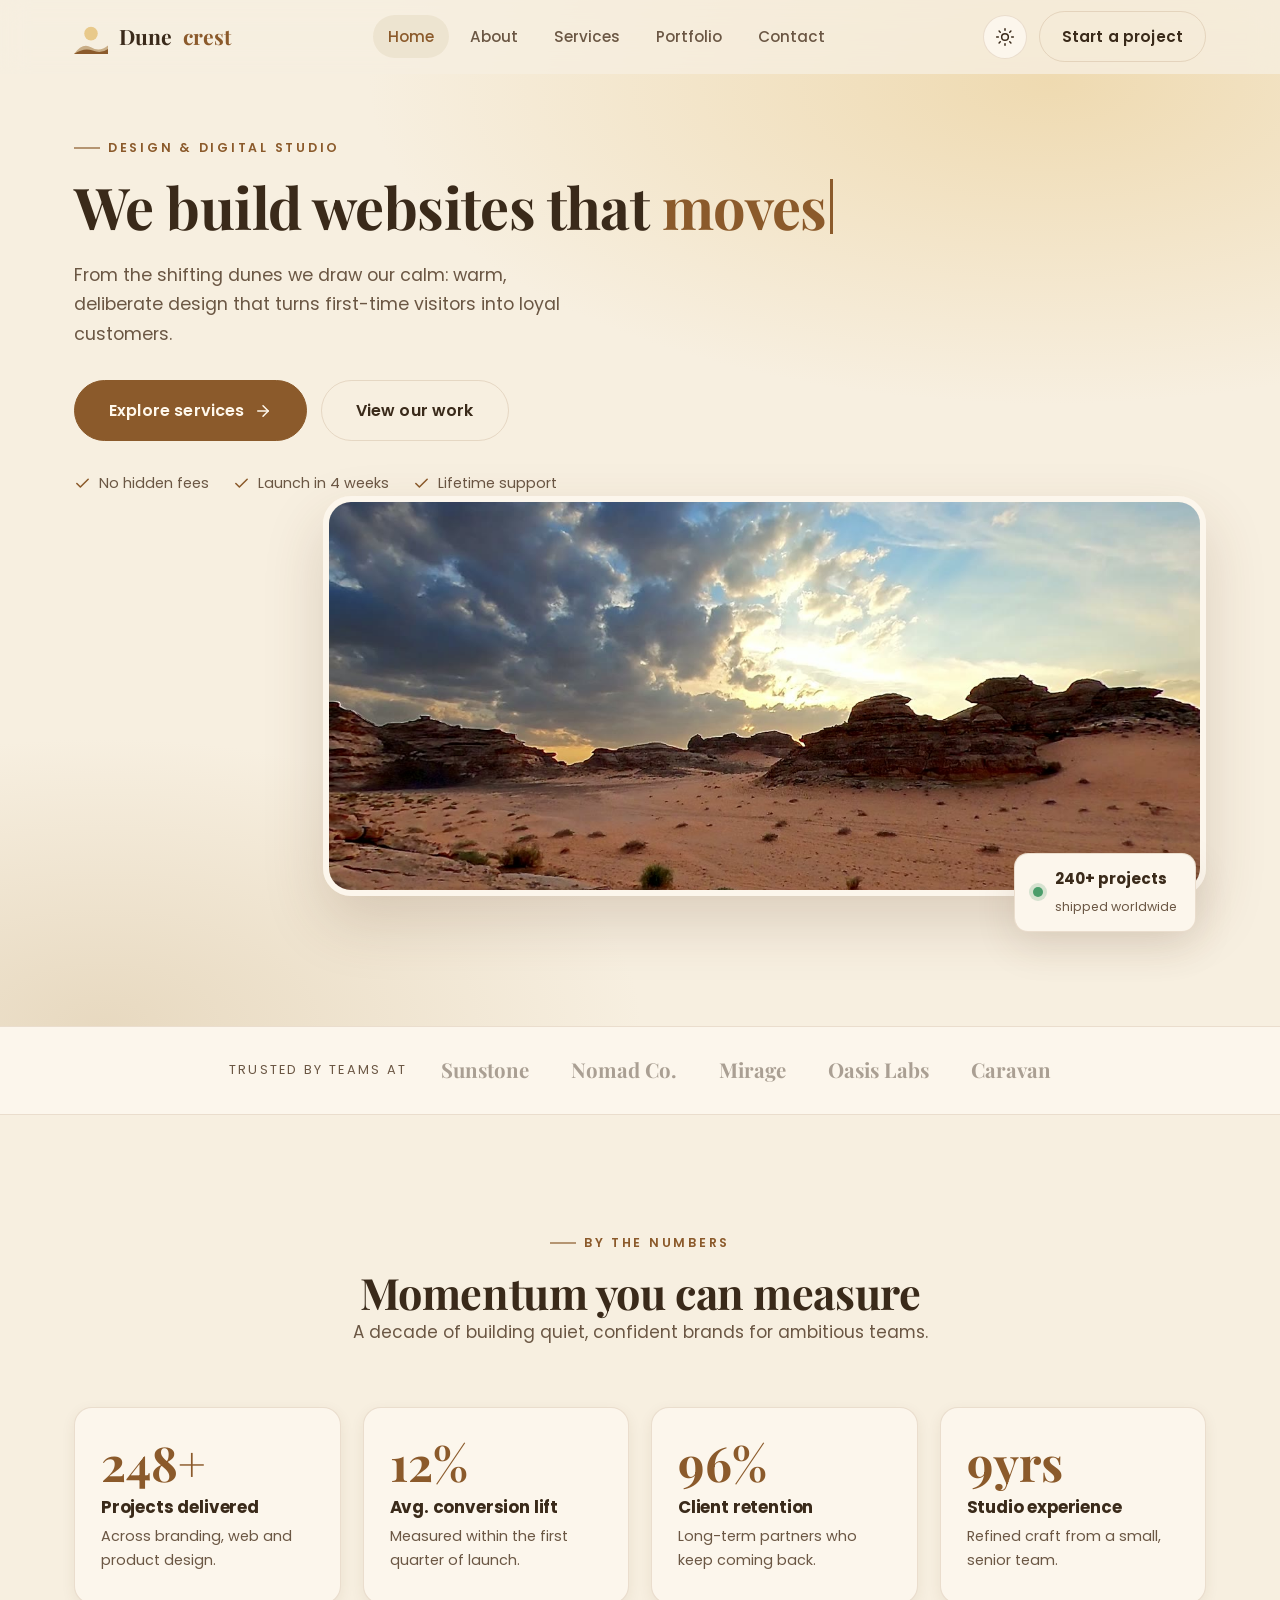
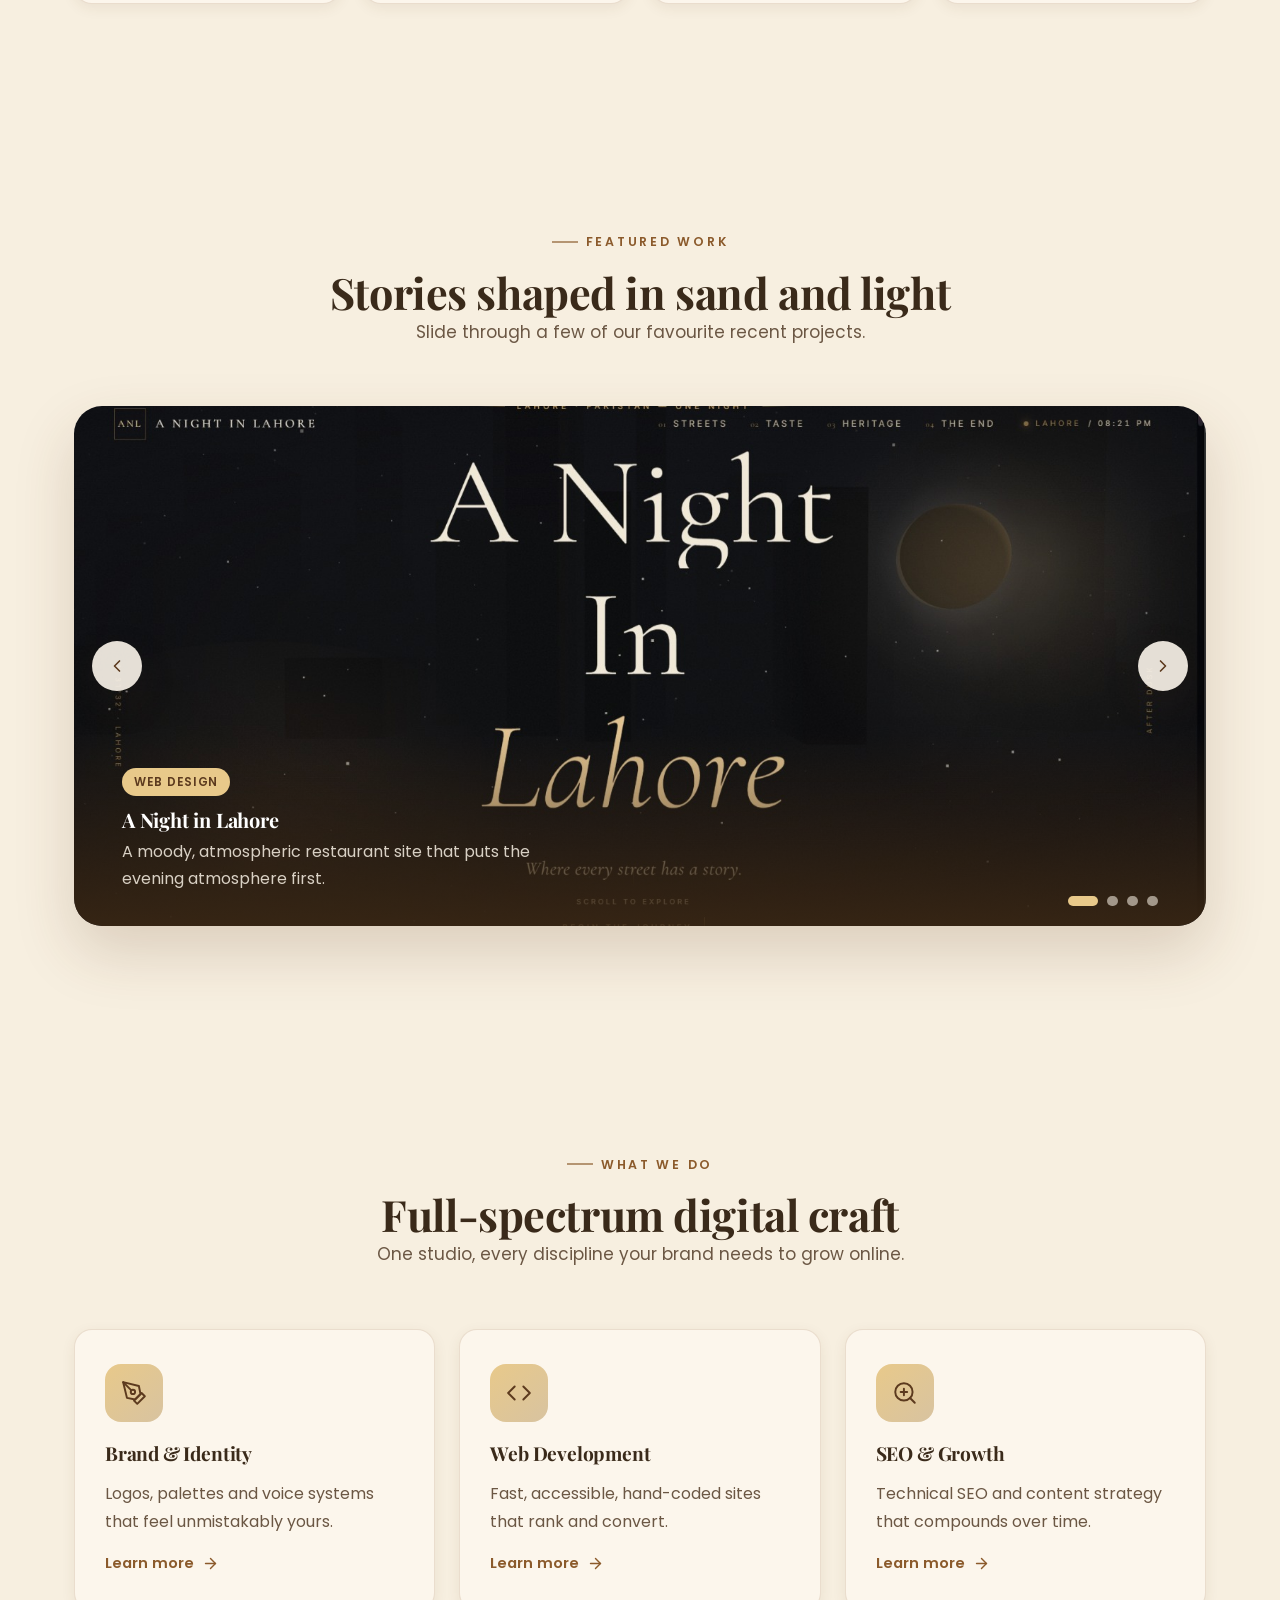
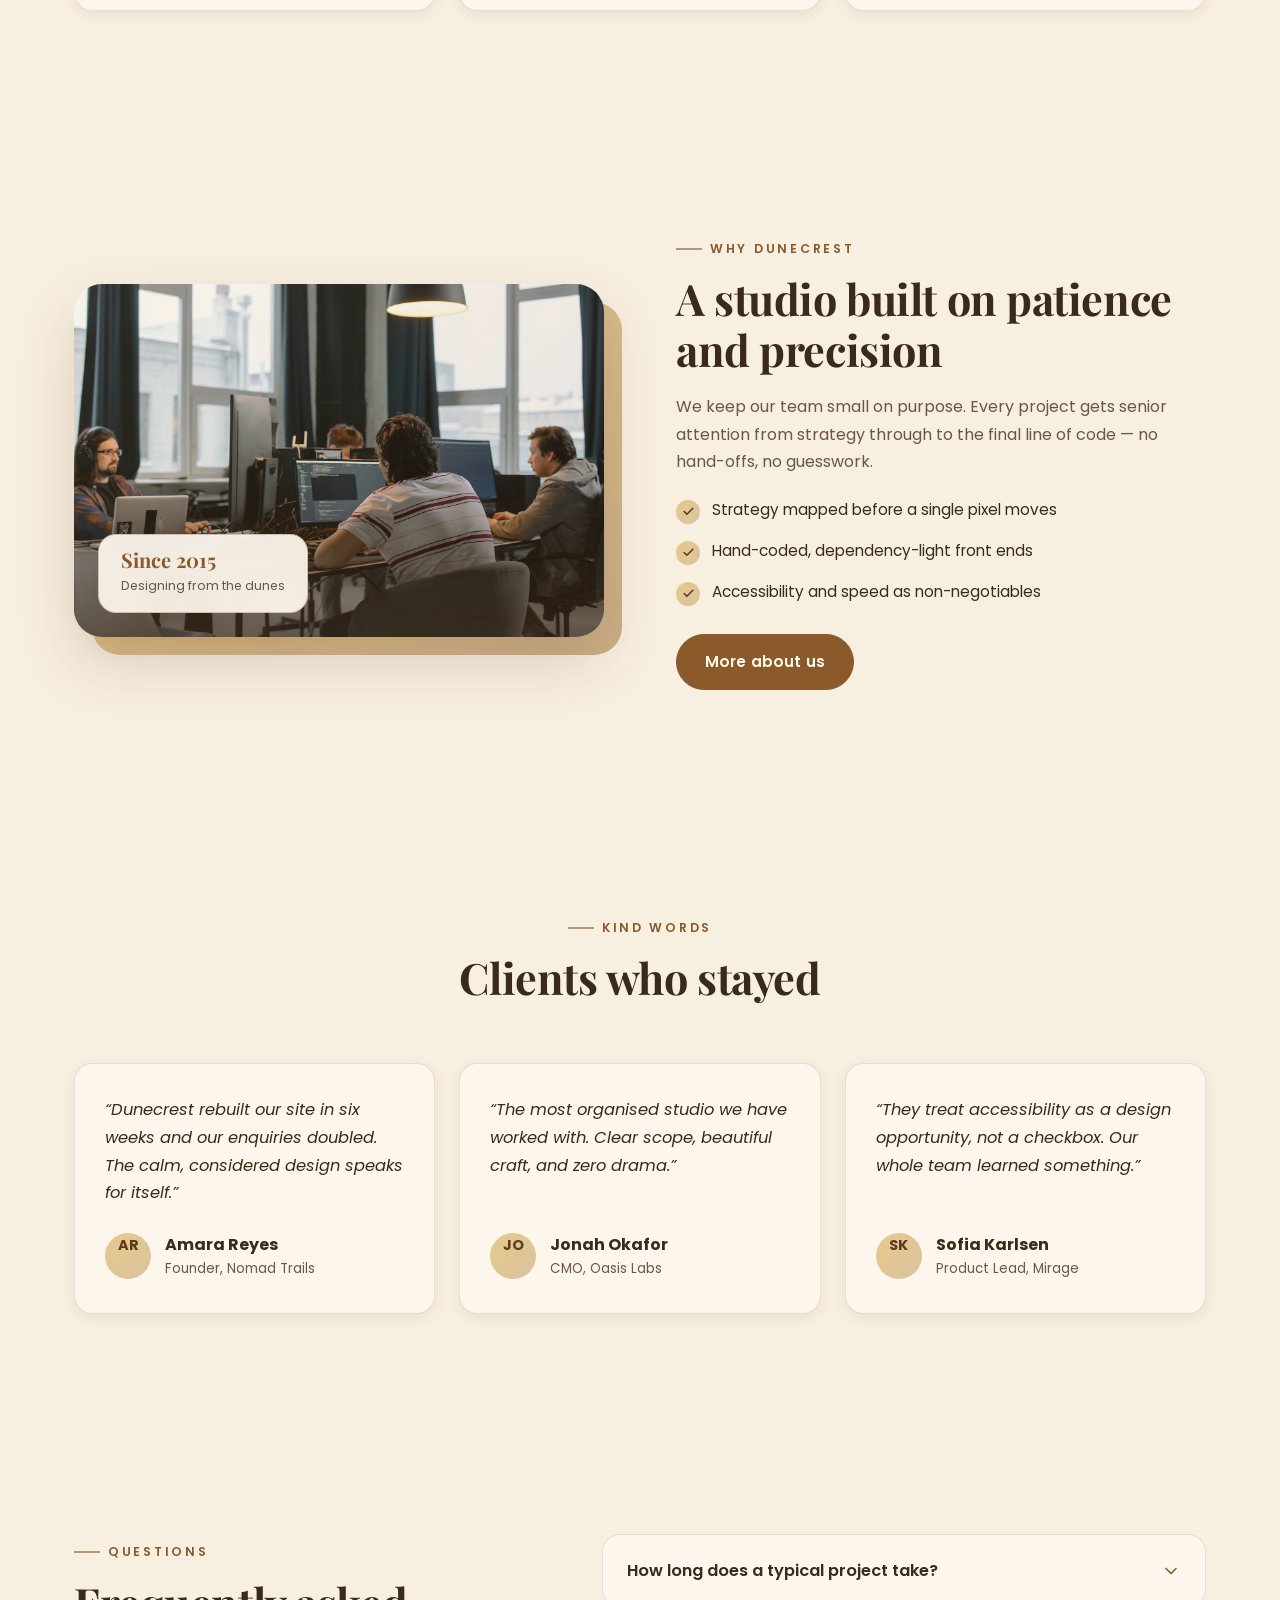
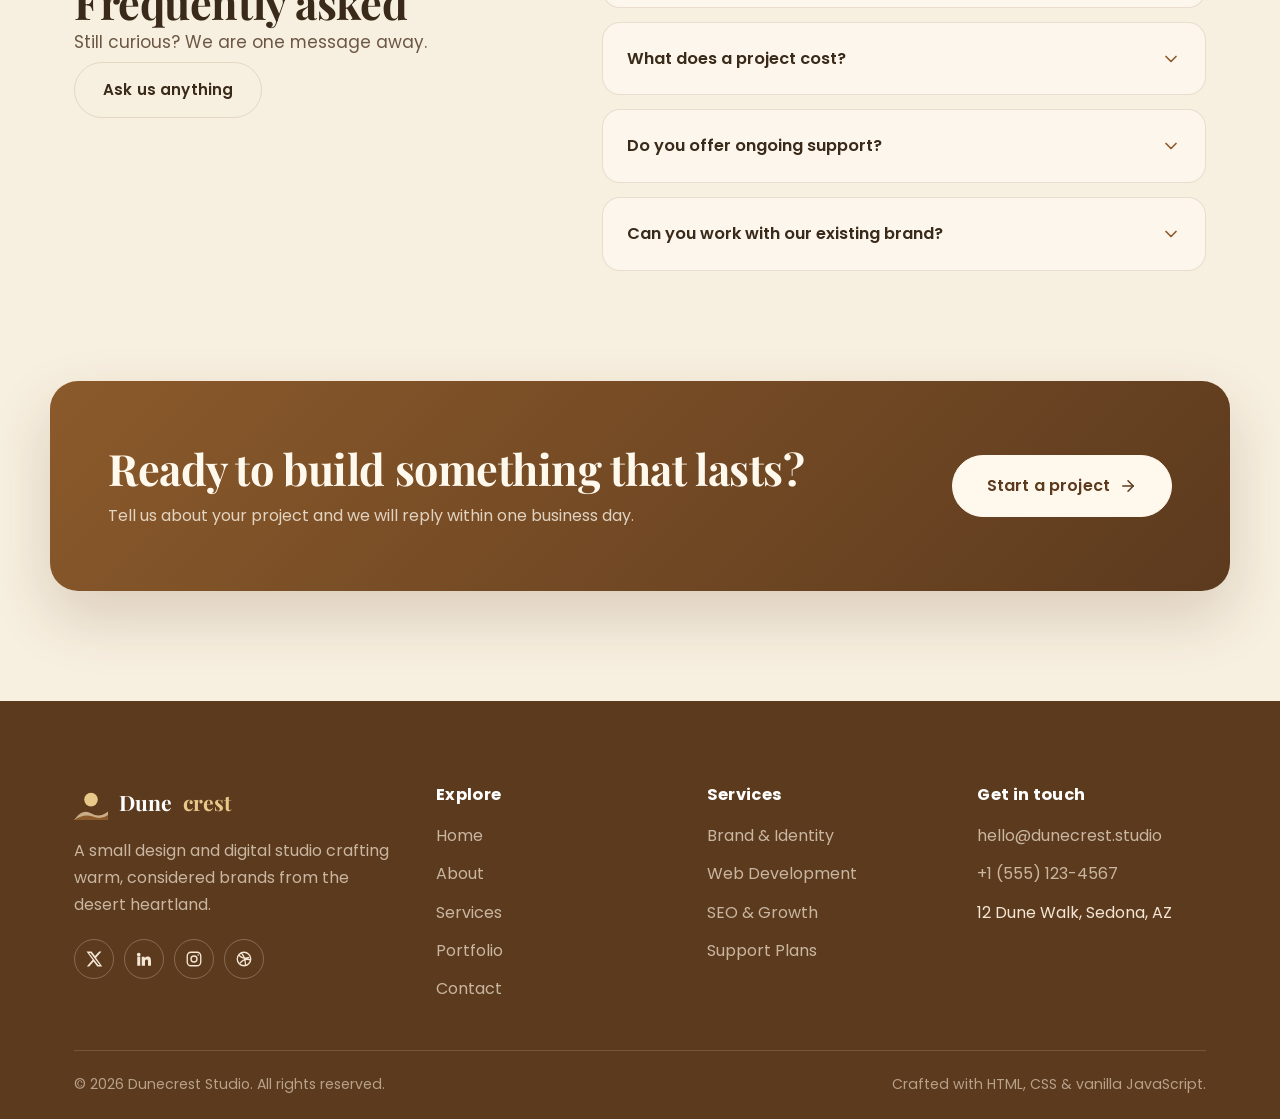
<file: frontend/index.html>
<!DOCTYPE html>
<html lang="en">
<head>
  <meta charset="UTF-8" />
  <meta name="viewport" content="width=device-width, initial-scale=1.0" />
  <meta name="description" content="Dunecrest Studio — a modern design and digital studio crafting responsive websites and brands from the desert heartland." />
  <title>Dunecrest Studio — Design &amp; Digital Craft</title>
  <link rel="icon" href="assets/icons/logo.svg" type="image/svg+xml" />
  <link rel="preconnect" href="https://fonts.googleapis.com" />
  <link rel="preconnect" href="https://fonts.gstatic.com" crossorigin />
  <link href="https://fonts.googleapis.com/css2?family=Playfair+Display:wght@600;700&family=Poppins:wght@300;400;500;600;700&display=swap" rel="stylesheet" />
  <link rel="stylesheet" href="css/base.css" />
  <link rel="stylesheet" href="css/home.css" />
</head>
<body>
  <a class="skip-link" href="#main">Skip to content</a>

  <!-- ===== Header ===== -->
  <header class="site-header">
    <div class="container nav">
      <a class="brand" href="index.html" aria-label="Dunecrest Studio home">
        <img src="assets/icons/logo.svg" alt="" />
        Dune<span>crest</span>
      </a>

      <nav class="nav-links" aria-label="Primary">
        <a href="index.html">Home</a>
        <a href="about.html">About</a>
        <a href="services.html">Services</a>
        <a href="portfolio.html">Portfolio</a>
        <a href="contact.html">Contact</a>
      </nav>

      <div class="nav-actions">
        <button class="theme-toggle" type="button" aria-pressed="false" aria-label="Toggle dark mode">
          <svg class="icon-sun" viewBox="0 0 24 24" fill="none" stroke="currentColor" stroke-width="1.8" stroke-linecap="round" stroke-linejoin="round"><circle cx="12" cy="12" r="4"/><path d="M12 2v2M12 20v2M4.9 4.9l1.4 1.4M17.7 17.7l1.4 1.4M2 12h2M20 12h2M4.9 19.1l1.4-1.4M17.7 6.3l1.4-1.4"/></svg>
          <svg class="icon-moon" viewBox="0 0 24 24" fill="none" stroke="currentColor" stroke-width="1.8" stroke-linecap="round" stroke-linejoin="round"><path d="M21 12.79A9 9 0 1 1 11.21 3 7 7 0 0 0 21 12.79z"/></svg>
        </button>
        <a class="btn btn--ghost" href="contact.html">Start a project</a>
        <button class="nav-toggle" type="button" aria-expanded="false" aria-label="Open menu">
          <span></span><span></span><span></span>
        </button>
      </div>
    </div>
  </header>

  <main id="main">
    <!-- ===== Hero ===== -->
    <section class="hero">
      <div class="container hero__grid">
        <div class="hero-copy">
          <span class="eyebrow">Design &amp; Digital Studio</span>
          <h1>
            We build websites that
            <span class="typing-wrap"><span id="typed" class="typed"></span><span class="caret" aria-hidden="true"></span></span>
          </h1>
          <p class="lead">
            From the shifting dunes we draw our calm: warm, deliberate design that turns
            first-time visitors into loyal customers.
          </p>
          <div class="hero-cta">
            <a class="btn btn--lg" href="services.html">
              Explore services
              <svg viewBox="0 0 24 24" fill="none" stroke="currentColor" stroke-width="2" stroke-linecap="round" stroke-linejoin="round"><line x1="5" y1="12" x2="19" y2="12"/><polyline points="12 5 19 12 12 19"/></svg>
            </a>
            <a class="btn btn--outline btn--lg" href="portfolio.html">View our work</a>
          </div>

          <ul class="hero-trust">
            <li><svg viewBox="0 0 24 24" fill="none" stroke="currentColor" stroke-width="2.2" stroke-linecap="round" stroke-linejoin="round"><polyline points="20 6 9 17 4 12"/></svg> No hidden fees</li>
            <li><svg viewBox="0 0 24 24" fill="none" stroke="currentColor" stroke-width="2.2" stroke-linecap="round" stroke-linejoin="round"><polyline points="20 6 9 17 4 12"/></svg> Launch in 4 weeks</li>
            <li><svg viewBox="0 0 24 24" fill="none" stroke="currentColor" stroke-width="2.2" stroke-linecap="round" stroke-linejoin="round"><polyline points="20 6 9 17 4 12"/></svg> Lifetime support</li>
          </ul>
        </div>

        <div class="hero-visual">
          <div class="hero-photo hero-photo--main" data-parallax="0.03">
            <video class="hero-video" poster="assets/videos/desert-poster.jpg" autoplay muted loop playsinline preload="metadata" aria-hidden="true">
              <source src="assets/videos/desert.mp4" type="video/mp4" />
            </video>
          </div>

          <div class="float-card float-card--project">
            <span class="dot"></span>
            <div>
              <strong>240+ projects</strong>
              <span>shipped worldwide</span>
            </div>
          </div>
        </div>
      </div>
    </section>

    <!-- ===== Trust strip ===== -->
    <section class="trust-strip">
      <div class="container trust-inner">
        <span class="trust-label">Trusted by teams at</span>
        <ul class="trust-logos">
          <li>Sunstone</li>
          <li>Nomad&nbsp;Co.</li>
          <li>Mirage</li>
          <li>Oasis&nbsp;Labs</li>
          <li>Caravan</li>
        </ul>
      </div>
    </section>

    <!-- ===== Stats counters ===== -->
    <section class="section stats-section">
      <div class="container">
        <div class="section-head reveal">
          <span class="eyebrow">By the numbers</span>
          <h2>Momentum you can measure</h2>
          <p class="lead">A decade of building quiet, confident brands for ambitious teams.</p>
        </div>

        <div class="stats-grid">
          <div class="card stat reveal">
            <span class="stat-num" data-count="248" data-suffix="+">0</span>
            <h3>Projects delivered</h3>
            <p>Across branding, web and product design.</p>
          </div>
          <div class="card stat reveal">
            <span class="stat-num" data-count="12" data-suffix="%">0</span>
            <h3>Avg. conversion lift</h3>
            <p>Measured within the first quarter of launch.</p>
          </div>
          <div class="card stat reveal">
            <span class="stat-num" data-count="96" data-suffix="%">0</span>
            <h3>Client retention</h3>
            <p>Long-term partners who keep coming back.</p>
          </div>
          <div class="card stat reveal">
            <span class="stat-num" data-count="9" data-suffix="yrs">0</span>
            <h3>Studio experience</h3>
            <p>Refined craft from a small, senior team.</p>
          </div>
        </div>
      </div>
    </section>

    <!-- ===== Image slider ===== -->
    <section class="section slider-section">
      <div class="container">
        <div class="section-head reveal">
          <span class="eyebrow">Featured work</span>
          <h2>Stories shaped in sand and light</h2>
          <p class="lead">Slide through a few of our favourite recent projects.</p>
        </div>

        <div class="slider reveal" id="slider" aria-roledescription="carousel" aria-label="Featured projects">
          <div class="slider-track" id="sliderTrack">
            <figure class="slide">
              <img src="assets/images/project-night-in-lahore.jpg" width="1600" height="760" alt="A Night in Lahore restaurant website on a dark, atmospheric background" />
              <figcaption>
                <span class="slide-tag">Web Design</span>
                <h3>A Night in Lahore</h3>
                <p>A moody, atmospheric restaurant site that puts the evening atmosphere first.</p>
              </figcaption>
            </figure>
            <figure class="slide">
              <img src="assets/images/project-bakery.jpg" width="1600" height="753" loading="lazy" decoding="async" alt="Rise &amp; Crumb Bakery website with warm cream tones" />
              <figcaption>
                <span class="slide-tag">E-commerce</span>
                <h3>Rise &amp; Crumb Bakery</h3>
                <p>A warm storefront where fresh bakes sell themselves.</p>
              </figcaption>
            </figure>
            <figure class="slide">
              <img src="assets/images/project-coffee.jpg" width="1202" height="782" loading="lazy" decoding="async" alt="Ember Coffee brand website on a dark brown palette" />
              <figcaption>
                <span class="slide-tag">Branding</span>
                <h3>Ember Coffee</h3>
                <p>A bold, roasting-room identity carried across site and packaging.</p>
              </figcaption>
            </figure>
            <figure class="slide">
              <img src="assets/images/project-turmeric.jpg" loading="lazy" decoding="async" alt="Turmeric restaurant website with warm amber tones" />
              <figcaption>
                <span class="slide-tag">Web Design</span>
                <h3>Turmeric</h3>
                <p>A warm, spice-toned site for a modern restaurant concept.</p>
              </figcaption>
            </figure>
          </div>

          <button class="slider-btn slider-btn--prev" type="button" aria-label="Previous slide">
            <svg viewBox="0 0 24 24" fill="none" stroke="currentColor" stroke-width="2" stroke-linecap="round" stroke-linejoin="round"><polyline points="15 18 9 12 15 6"/></svg>
          </button>
          <button class="slider-btn slider-btn--next" type="button" aria-label="Next slide">
            <svg viewBox="0 0 24 24" fill="none" stroke="currentColor" stroke-width="2" stroke-linecap="round" stroke-linejoin="round"><polyline points="9 18 15 12 9 6"/></svg>
          </button>

          <div class="slider-dots" id="sliderDots" role="tablist" aria-label="Choose slide"></div>
        </div>
      </div>
    </section>

    <!-- ===== Services preview ===== -->
    <section class="section services-preview">
      <div class="container">
        <div class="section-head reveal">
          <span class="eyebrow">What we do</span>
          <h2>Full-spectrum digital craft</h2>
          <p class="lead">One studio, every discipline your brand needs to grow online.</p>
        </div>

        <div class="services-grid">
          <article class="card service-card reveal">
            <span class="icon-badge">
              <svg viewBox="0 0 24 24" fill="none" stroke="currentColor" stroke-width="1.8" stroke-linecap="round" stroke-linejoin="round"><path d="M12 19l7-7 3 3-7 7-3-3z"/><path d="M18 13l-1.5-7.5L2 2l3.5 14.5L13 18l5-5z"/><path d="M2 2l7.586 7.586"/><circle cx="11" cy="11" r="2"/></svg>
            </span>
            <h3>Brand &amp; Identity</h3>
            <p>Logos, palettes and voice systems that feel unmistakably yours.</p>
            <a class="card-link" href="services.html">Learn more
              <svg viewBox="0 0 24 24" fill="none" stroke="currentColor" stroke-width="2" stroke-linecap="round" stroke-linejoin="round"><line x1="5" y1="12" x2="19" y2="12"/><polyline points="12 5 19 12 12 19"/></svg>
            </a>
          </article>

          <article class="card service-card reveal">
            <span class="icon-badge">
              <svg viewBox="0 0 24 24" fill="none" stroke="currentColor" stroke-width="1.8" stroke-linecap="round" stroke-linejoin="round"><polyline points="16 18 22 12 16 6"/><polyline points="8 6 2 12 8 18"/></svg>
            </span>
            <h3>Web Development</h3>
            <p>Fast, accessible, hand-coded sites that rank and convert.</p>
            <a class="card-link" href="services.html">Learn more
              <svg viewBox="0 0 24 24" fill="none" stroke="currentColor" stroke-width="2" stroke-linecap="round" stroke-linejoin="round"><line x1="5" y1="12" x2="19" y2="12"/><polyline points="12 5 19 12 12 19"/></svg>
            </a>
          </article>

          <article class="card service-card reveal">
            <span class="icon-badge">
              <svg viewBox="0 0 24 24" fill="none" stroke="currentColor" stroke-width="1.8" stroke-linecap="round" stroke-linejoin="round"><circle cx="11" cy="11" r="8"/><line x1="21" y1="21" x2="16.65" y2="16.65"/><path d="M11 8v6M8 11h6"/></svg>
            </span>
            <h3>SEO &amp; Growth</h3>
            <p>Technical SEO and content strategy that compounds over time.</p>
            <a class="card-link" href="services.html">Learn more
              <svg viewBox="0 0 24 24" fill="none" stroke="currentColor" stroke-width="2" stroke-linecap="round" stroke-linejoin="round"><line x1="5" y1="12" x2="19" y2="12"/><polyline points="12 5 19 12 12 19"/></svg>
            </a>
          </article>
        </div>
      </div>
    </section>

    <!-- ===== Split feature ===== -->
    <section class="section split-section">
      <div class="container split">
        <div class="split-media reveal">
          <img src="assets/images/group-work.jpg" width="1600" height="1067" loading="lazy" decoding="async" alt="The Dunecrest team collaborating on a project around a table" />
          <div class="split-badge">
            <strong>Since 2015</strong>
            <span>Designing from the dunes</span>
          </div>
        </div>
        <div class="split-body reveal">
          <span class="eyebrow">Why Dunecrest</span>
          <h2>A studio built on patience and precision</h2>
          <p>
            We keep our team small on purpose. Every project gets senior attention from
            strategy through to the final line of code — no hand-offs, no guesswork.
          </p>
          <ul class="check-list">
            <li><span class="tick"><svg viewBox="0 0 24 24" fill="none" stroke="currentColor" stroke-width="3" stroke-linecap="round" stroke-linejoin="round"><polyline points="20 6 9 17 4 12"/></svg></span> Strategy mapped before a single pixel moves</li>
            <li><span class="tick"><svg viewBox="0 0 24 24" fill="none" stroke="currentColor" stroke-width="3" stroke-linecap="round" stroke-linejoin="round"><polyline points="20 6 9 17 4 12"/></svg></span> Hand-coded, dependency-light front ends</li>
            <li><span class="tick"><svg viewBox="0 0 24 24" fill="none" stroke="currentColor" stroke-width="3" stroke-linecap="round" stroke-linejoin="round"><polyline points="20 6 9 17 4 12"/></svg></span> Accessibility and speed as non-negotiables</li>
          </ul>
          <a class="btn" href="about.html">More about us</a>
        </div>
      </div>
    </section>

    <!-- ===== Testimonials ===== -->
    <section class="section testimonials-section">
      <div class="container">
        <div class="section-head reveal">
          <span class="eyebrow">Kind words</span>
          <h2>Clients who stayed</h2>
        </div>
        <div class="testimonials">
          <blockquote class="card testimonial reveal">
            <p>“Dunecrest rebuilt our site in six weeks and our enquiries doubled. The calm, considered design speaks for itself.”</p>
            <footer>
              <span class="avatar">AR</span>
              <span><strong>Amara Reyes</strong><small>Founder, Nomad Trails</small></span>
            </footer>
          </blockquote>
          <blockquote class="card testimonial reveal">
            <p>“The most organised studio we have worked with. Clear scope, beautiful craft, and zero drama.”</p>
            <footer>
              <span class="avatar">JO</span>
              <span><strong>Jonah Okafor</strong><small>CMO, Oasis Labs</small></span>
            </footer>
          </blockquote>
          <blockquote class="card testimonial reveal">
            <p>“They treat accessibility as a design opportunity, not a checkbox. Our whole team learned something.”</p>
            <footer>
              <span class="avatar">SK</span>
              <span><strong>Sofia Karlsen</strong><small>Product Lead, Mirage</small></span>
            </footer>
          </blockquote>
        </div>
      </div>
    </section>

    <!-- ===== FAQ ===== -->
    <section class="section faq-section">
      <div class="container faq-wrap">
        <div class="section-head left reveal">
          <span class="eyebrow">Questions</span>
          <h2>Frequently asked</h2>
          <p class="lead">Still curious? We are one message away.</p>
          <a class="btn btn--outline" href="contact.html">Ask us anything</a>
        </div>

        <div class="accordion" id="faq">
          <div class="faq-item">
            <button class="faq-q" type="button" aria-expanded="false">
              How long does a typical project take?
              <svg class="faq-icon" viewBox="0 0 24 24" fill="none" stroke="currentColor" stroke-width="2" stroke-linecap="round" stroke-linejoin="round"><polyline points="6 9 12 15 18 9"/></svg>
            </button>
            <div class="faq-a"><p>Most websites take four to eight weeks from kick-off to launch, depending on scope. We share a milestone plan in week one so you always know what happens next.</p></div>
          </div>
          <div class="faq-item">
            <button class="faq-q" type="button" aria-expanded="false">
              What does a project cost?
              <svg viewBox="0 0 24 24" fill="none" stroke="currentColor" stroke-width="2" stroke-linecap="round" stroke-linejoin="round"><polyline points="6 9 12 15 18 9"/></svg>
            </button>
            <div class="faq-a">
              <p>Most engagements land between $6k and $25k depending on scope. We provide a fixed quote after a short discovery call.</p>
            </div>
          </div>
          <div class="faq-item">
            <button class="faq-q" type="button" aria-expanded="false">
              Do you offer ongoing support?
              <svg viewBox="0 0 24 24" fill="none" stroke="currentColor" stroke-width="2" stroke-linecap="round" stroke-linejoin="round"><polyline points="6 9 12 15 18 9"/></svg>
            </button>
            <div class="faq-a">
              <p>Yes. Every project includes 30 days of post-launch support, and most clients continue on a care plan.</p>
            </div>
          </div>
          <div class="faq-item">
            <button class="faq-q" type="button" aria-expanded="false">
              Can you work with our existing brand?
              <svg viewBox="0 0 24 24" fill="none" stroke="currentColor" stroke-width="2" stroke-linecap="round" stroke-linejoin="round"><polyline points="6 9 12 15 18 9"/></svg>
            </button>
            <div class="faq-a">
              <p>Absolutely. We audit what you have and evolve it — keeping the equity you have built while refreshing the execution.</p>
            </div>
          </div>
        </div>
      </div>
    </section>

    <!-- ===== CTA ===== -->
    <section class="cta-section">
      <div class="container cta-inner reveal">
        <div>
          <h2>Ready to build something that lasts?</h2>
          <p>Tell us about your project and we will reply within one business day.</p>
        </div>
        <a class="btn btn--light btn--lg" href="contact.html">
          Start a project
          <svg viewBox="0 0 24 24" fill="none" stroke="currentColor" stroke-width="2" stroke-linecap="round" stroke-linejoin="round"><line x1="5" y1="12" x2="19" y2="12"/><polyline points="12 5 19 12 12 19"/></svg>
        </a>
      </div>
    </section>
  </main>

  <!-- ===== Footer ===== -->
  <footer class="site-footer">
    <div class="container">
      <div class="footer-grid">
        <div class="footer-brand">
          <a class="brand" href="index.html">
            <img src="assets/icons/logo.svg" alt="" />
            Dune<span>crest</span>
          </a>
          <p>A small design and digital studio crafting warm, considered brands from the desert heartland.</p>
          <div class="footer-social">
            <a href="#" aria-label="Dunecrest on X">
              <svg viewBox="0 0 24 24" fill="currentColor"><path d="M18.9 2H22l-7.3 8.3L23 22h-6.6l-5-6.6L5.6 22H2.4l7.8-8.9L2 2h6.8l4.5 6Zm-1.2 18h1.8L7.4 3.9H5.5Z"/></svg>
            </a>
            <a href="#" aria-label="Dunecrest on LinkedIn">
              <svg viewBox="0 0 24 24" fill="currentColor"><path d="M4.98 3.5a2.5 2.5 0 1 1 0 5 2.5 2.5 0 0 1 0-5ZM3 9h4v12H3Zm6 0h3.8v1.7h.05a4.2 4.2 0 0 1 3.75-2c4 0 4.75 2.6 4.75 6V21h-4v-5.5c0-1.3 0-3-1.85-3s-2.15 1.4-2.15 2.9V21H9Z"/></svg>
            </a>
            <a href="#" aria-label="Dunecrest on Instagram">
              <svg viewBox="0 0 24 24" fill="none" stroke="currentColor" stroke-width="1.8"><rect x="3" y="3" width="18" height="18" rx="5"/><circle cx="12" cy="12" r="4"/><circle cx="17.5" cy="6.5" r="1" fill="currentColor" stroke="none"/></svg>
            </a>
            <a href="#" aria-label="Dunecrest on Dribbble">
              <svg viewBox="0 0 24 24" fill="none" stroke="currentColor" stroke-width="1.8"><circle cx="12" cy="12" r="9"/><path d="M5 7c4 4 9 5 14 3M8 3.5c4 4 6 9 6 17M20.5 13c-6-1.5-11 .5-14 5"/></svg>
            </a>
          </div>
        </div>

        <div>
          <h4>Explore</h4>
          <div class="footer-links">
            <a href="index.html">Home</a>
            <a href="about.html">About</a>
            <a href="services.html">Services</a>
            <a href="portfolio.html">Portfolio</a>
            <a href="contact.html">Contact</a>
          </div>
        </div>

        <div>
          <h4>Services</h4>
          <div class="footer-links">
            <a href="services.html">Brand &amp; Identity</a>
            <a href="services.html">Web Development</a>
            <a href="services.html">SEO &amp; Growth</a>
            <a href="services.html">Support Plans</a>
          </div>
        </div>

        <div>
          <h4>Get in touch</h4>
          <ul class="footer-links">
            <li><a href="mailto:hello@dunecrest.studio">hello@dunecrest.studio</a></li>
            <li><a href="tel:+15551234567">+1 (555) 123-4567</a></li>
            <li>12 Dune Walk, Sedona, AZ</li>
          </ul>
        </div>
      </div>
      <div class="footer-bottom">
        <span>&copy; <span data-year>2026</span> Dunecrest Studio. All rights reserved.</span>
        <span>Crafted with HTML, CSS &amp; vanilla JavaScript.</span>
      </div>
    </div>
  </footer>

  <button class="to-top" type="button" aria-label="Scroll to top">
    <svg viewBox="0 0 24 24" fill="none" stroke="currentColor" stroke-width="2" stroke-linecap="round" stroke-linejoin="round"><line x1="12" y1="19" x2="12" y2="5"/><polyline points="5 12 12 5 19 12"/></svg>
  </button>

  <script src="js/base.js"></script>
  <script src="js/home.js"></script>
</body>
</html>
</file>
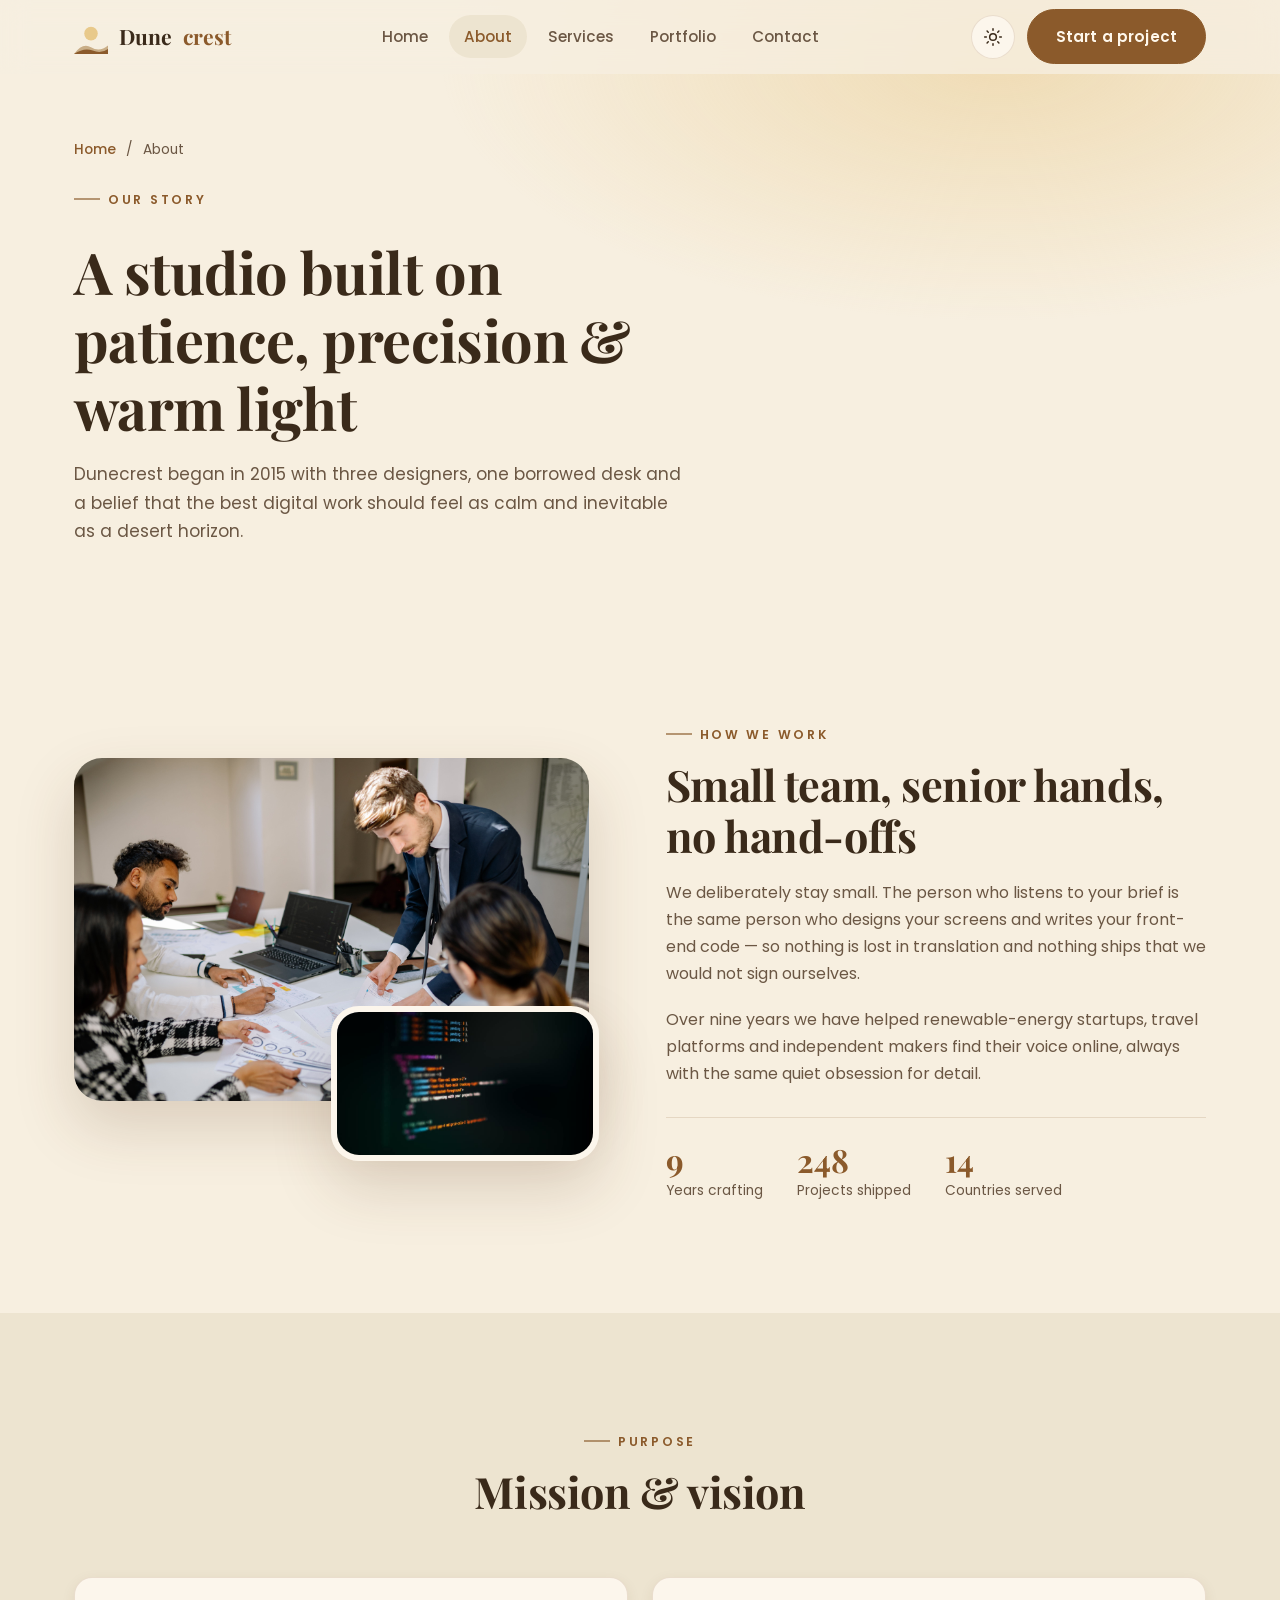
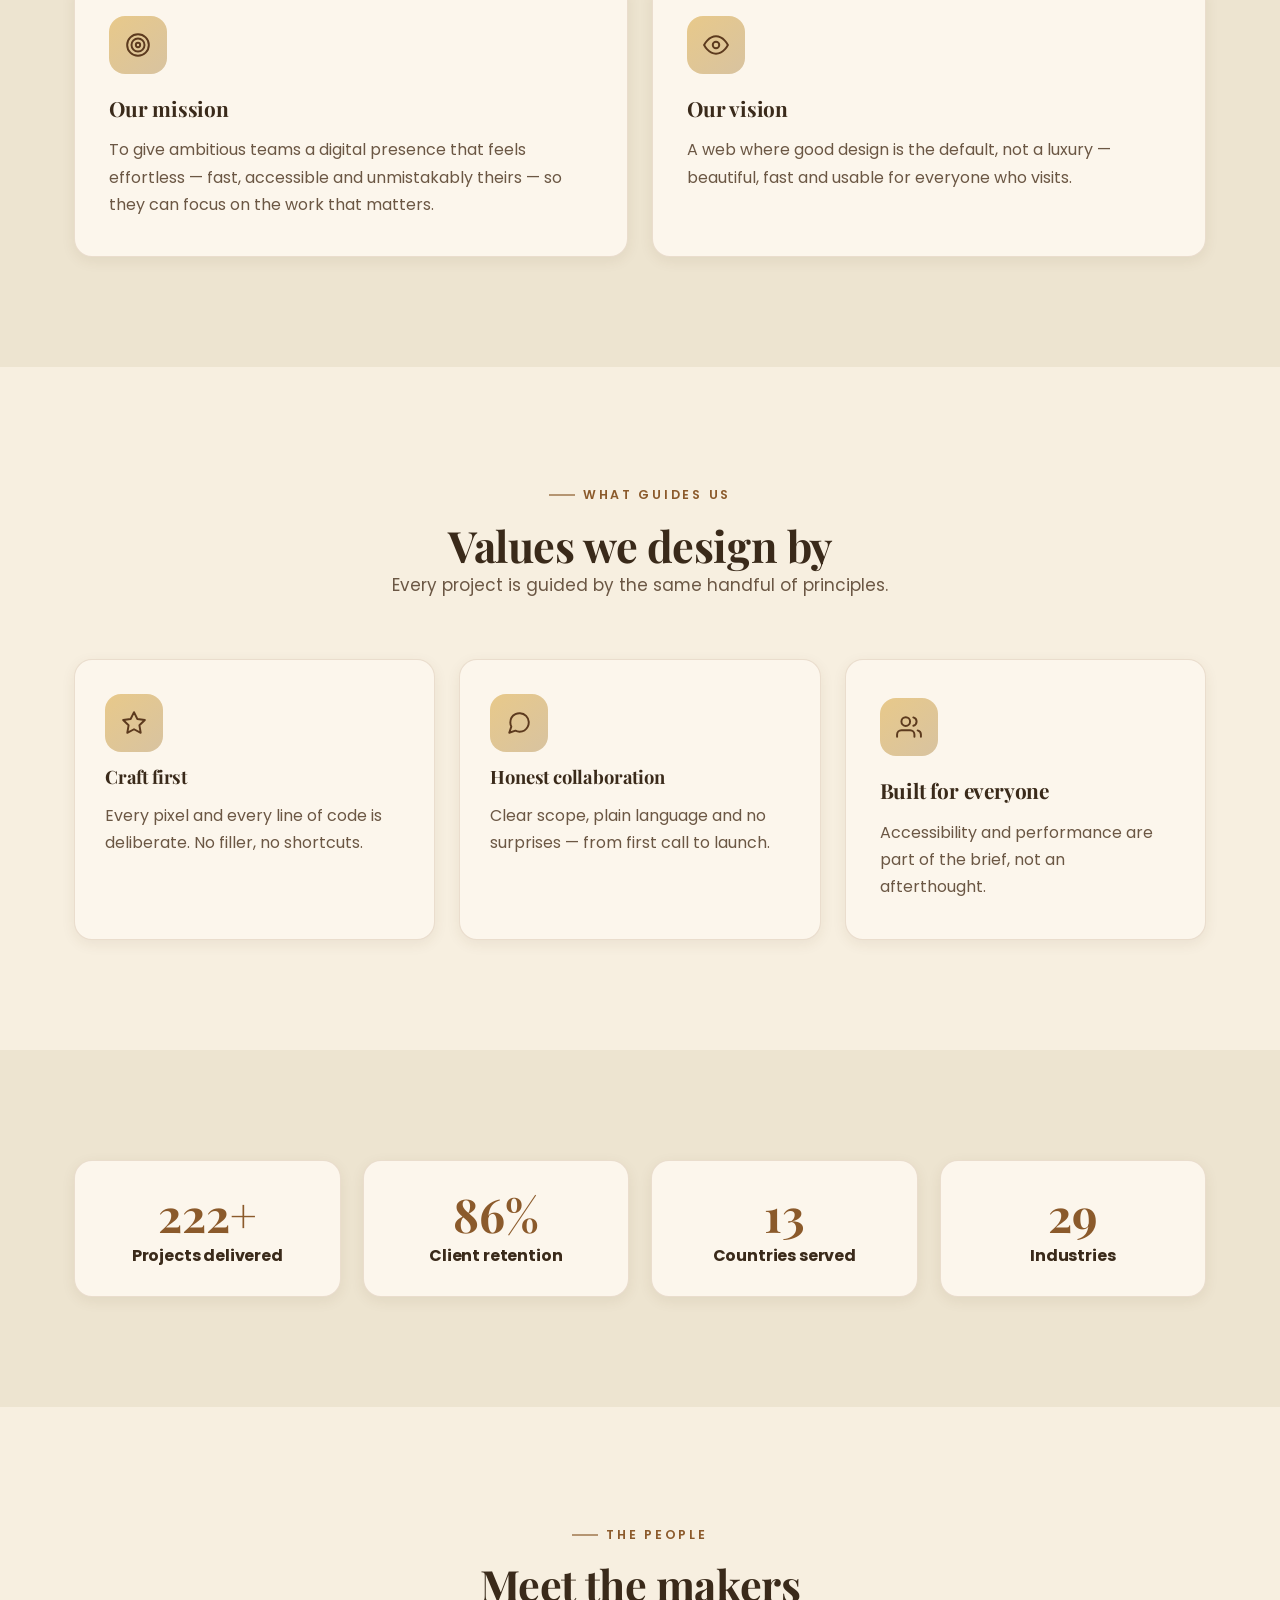
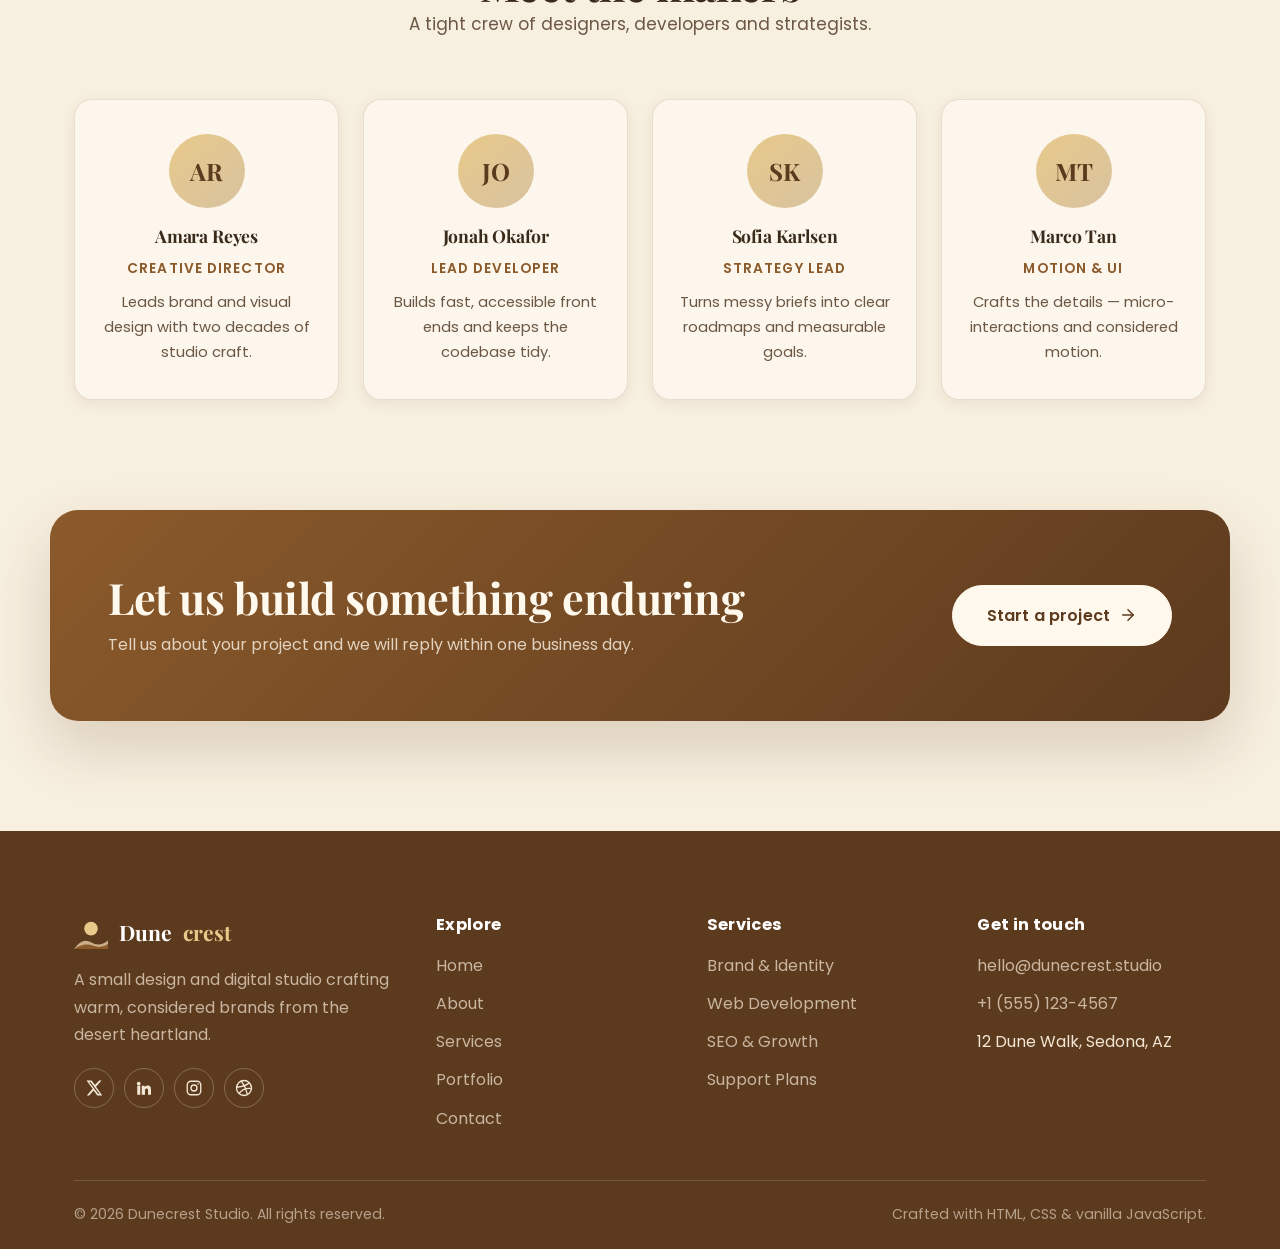
<file: frontend/about.html>
<!DOCTYPE html>
<html lang="en">
<head>
  <meta charset="UTF-8" />
  <meta name="viewport" content="width=device-width, initial-scale=1.0" />
  <meta name="description" content="About Dunecrest Studio — our story, mission, vision and the values behind every project." />
  <title>About — Dunecrest Studio</title>
  <link rel="icon" href="assets/icons/logo.svg" type="image/svg+xml" />
  <link rel="preconnect" href="https://fonts.googleapis.com" />
  <link rel="preconnect" href="https://fonts.gstatic.com" crossorigin />
  <link href="https://fonts.googleapis.com/css2?family=Playfair+Display:wght@600;700&family=Poppins:wght@300;400;500;600;700&display=swap" rel="stylesheet" />
  <link rel="stylesheet" href="css/base.css" />
  <link rel="stylesheet" href="css/about.css" />
</head>
<body>
  <a class="skip-link" href="#main">Skip to content</a>

  <!-- ===== Header ===== -->
  <header class="site-header">
    <div class="container nav">
      <a class="brand" href="index.html" aria-label="Dunecrest Studio home">
        <img src="assets/icons/logo.svg" alt="" />
        Dune<span>crest</span>
      </a>
      <nav class="nav-links" aria-label="Primary">
        <a href="index.html">Home</a>
        <a href="about.html">About</a>
        <a href="services.html">Services</a>
        <a href="portfolio.html">Portfolio</a>
        <a href="contact.html">Contact</a>
      </nav>
      <div class="nav-actions">
        <button class="theme-toggle" type="button" aria-pressed="false" aria-label="Toggle dark mode">
          <svg class="icon-sun" viewBox="0 0 24 24" fill="none" stroke="currentColor" stroke-width="1.8" stroke-linecap="round" stroke-linejoin="round"><circle cx="12" cy="12" r="4"/><path d="M12 2v2M12 20v2M4.9 4.9l1.4 1.4M17.7 17.7l1.4 1.4M2 12h2M20 12h2M4.9 19.1l1.4-1.4M17.7 6.3l1.4-1.4"/></svg>
          <svg class="icon-moon" viewBox="0 0 24 24" fill="none" stroke="currentColor" stroke-width="1.8" stroke-linecap="round" stroke-linejoin="round"><path d="M21 12.79A9 9 0 1 1 11.21 3 7 7 0 0 0 21 12.79z"/></svg>
        </button>
        <a class="btn" href="contact.html">Start a project</a>
      </div>
      <button class="nav-toggle" type="button" aria-expanded="false" aria-label="Toggle navigation menu">
        <span></span><span></span><span></span>
      </button>
    </div>
  </header>

  <main id="main">
    <!-- ===== Page hero ===== -->
    <section class="page-hero">
      <div class="container">
        <nav class="breadcrumb" aria-label="Breadcrumb">
          <a href="index.html">Home</a>
          <span aria-hidden="true">/</span>
          <span aria-current="page">About</span>
        </nav>
        <span class="eyebrow">Our story</span>
        <h1>A studio built on patience, precision &amp; warm light</h1>
        <p class="lead">
          Dunecrest began in 2015 with three designers, one borrowed desk and a belief that
          the best digital work should feel as calm and inevitable as a desert horizon.
        </p>
      </div>
    </section>

    <!-- ===== Story ===== -->
    <section class="section">
      <div class="container story">
        <div class="story-media reveal">
          <img class="story-img story-img--main" src="assets/images/about-image.jpg" width="6000" height="4000" loading="lazy" decoding="async" alt="The Dunecrest team at work in the studio" />
          <video class="story-img story-img--secondary" poster="assets/videos/about-video-poster.jpg" autoplay muted loop playsinline preload="metadata" aria-hidden="true">
            <source src="assets/videos/about-video.mp4" type="video/mp4" />
          </video>
        </div>
        <div class="story-body reveal">
          <span class="eyebrow">How we work</span>
          <h2>Small team, senior hands, no hand-offs</h2>
          <p>
            We deliberately stay small. The person who listens to your brief is the same
            person who designs your screens and writes your front-end code — so nothing is
            lost in translation and nothing ships that we would not sign ourselves.
          </p>
          <p>
            Over nine years we have helped renewable-energy startups, travel platforms and
            independent makers find their voice online, always with the same quiet obsession
            for detail.
          </p>
          <div class="story-facts">
            <div><strong>9</strong><span>Years crafting</span></div>
            <div><strong>248</strong><span>Projects shipped</span></div>
            <div><strong>14</strong><span>Countries served</span></div>
          </div>
        </div>
      </div>
    </section>

    <!-- ===== Mission & Vision ===== -->
    <section class="section section--sand">
      <div class="container">
        <div class="section-head reveal">
          <span class="eyebrow">Purpose</span>
          <h2>Mission &amp; vision</h2>
        </div>
        <div class="mv-grid">
          <article class="card mv-card reveal">
            <span class="icon-badge">
              <svg viewBox="0 0 24 24" fill="none" stroke="currentColor" stroke-width="1.8" stroke-linecap="round" stroke-linejoin="round"><circle cx="12" cy="12" r="10"/><circle cx="12" cy="12" r="6"/><circle cx="12" cy="12" r="2"/></svg>
            </span>
            <h3>Our mission</h3>
            <p>
              To give ambitious teams a digital presence that feels effortless — fast,
              accessible and unmistakably theirs — so they can focus on the work that matters.
            </p>
          </article>
          <article class="card mv-card reveal">
            <span class="icon-badge">
              <svg viewBox="0 0 24 24" fill="none" stroke="currentColor" stroke-width="1.8" stroke-linecap="round" stroke-linejoin="round"><path d="M1 12s4-8 11-8 11 8 11 8-4 8-11 8-11-8-11-8z"/><circle cx="12" cy="12" r="3"/></svg>
            </span>
            <h3>Our vision</h3>
            <p>
              A web where good design is the default, not a luxury — beautiful, fast and
              usable for everyone who visits.
            </p>
          </article>
        </div>
      </div>
    </section>

    <!-- ===== Values ===== -->
    <section class="section">
      <div class="container">
        <div class="section-head reveal">
          <span class="eyebrow">What guides us</span>
          <h2>Values we design by</h2>
          <p class="lead">Every project is guided by the same handful of principles.</p>
        </div>
        <div class="values-grid">
          <article class="card value-card reveal">
            <span class="icon-badge">
              <svg viewBox="0 0 24 24" fill="none" stroke="currentColor" stroke-width="1.8" stroke-linecap="round" stroke-linejoin="round"><polygon points="12 2 15.09 8.26 22 9.27 17 14.14 18.18 21.02 12 17.77 5.82 21.02 7 14.14 2 9.27 8.91 8.26 12 2"/></svg>
            </span>
            <h3>Craft first</h3>
            <p>Every pixel and every line of code is deliberate. No filler, no shortcuts.</p>
          </article>
          <article class="card value-card reveal">
            <span class="icon-badge">
              <svg viewBox="0 0 24 24" fill="none" stroke="currentColor" stroke-width="1.8" stroke-linecap="round" stroke-linejoin="round"><path d="M21 11.5a8.38 8.38 0 0 1-.9 3.8 8.5 8.5 0 0 1-7.6 4.7 8.38 8.38 0 0 1-3.8-.9L3 21l1.9-5.7a8.38 8.38 0 0 1-.9-3.8 8.5 8.5 0 0 1 4.7-7.6 8.38 8.38 0 0 1 3.8-.9h.5a8.48 8.48 0 0 1 8 8v.5z"/></svg>
            </span>
            <h3>Honest collaboration</h3>
            <p>Clear scope, plain language and no surprises — from first call to launch.</p>
          </article>
          <article class="card mv-card reveal">
            <span class="icon-badge">
              <svg viewBox="0 0 24 24" fill="none" stroke="currentColor" stroke-width="1.8" stroke-linecap="round" stroke-linejoin="round"><path d="M17 21v-2a4 4 0 0 0-4-4H5a4 4 0 0 0-4 4v2"/><circle cx="9" cy="7" r="4"/><path d="M23 21v-2a4 4 0 0 0-3-3.87M16 3.13a4 4 0 0 1 0 7.75"/></svg>
            </span>
            <h3>Built for everyone</h3>
            <p>Accessibility and performance are part of the brief, not an afterthought.</p>
          </article>
        </div>
      </div>
    </section>

    <!-- ===== Stats ===== -->
    <section class="section section--sand">
      <div class="container">
        <div class="stats-grid about-stats">
          <div class="card stat reveal"><span class="stat-num" data-count="248" data-suffix="+">0</span><h3>Projects delivered</h3></div>
          <div class="card stat reveal"><span class="stat-num" data-count="96" data-suffix="%">0</span><h3>Client retention</h3></div>
          <div class="card stat reveal"><span class="stat-num" data-count="14" data-suffix="">0</span><h3>Countries served</h3></div>
          <div class="card stat reveal"><span class="stat-num" data-count="32" data-suffix="">0</span><h3>Industries</h3></div>
        </div>
      </div>
    </section>

    <!-- ===== Team ===== -->
    <section class="section">
      <div class="container">
        <div class="section-head reveal">
          <span class="eyebrow">The people</span>
          <h2>Meet the makers</h2>
          <p class="lead">A tight crew of designers, developers and strategists.</p>
        </div>
        <div class="team-grid">
          <article class="card team-card reveal">
            <span class="team-avatar">AR</span>
            <h3>Amara Reyes</h3>
            <p class="team-role">Creative Director</p>
            <p>Leads brand and visual design with two decades of studio craft.</p>
          </article>
          <article class="card team-card reveal">
            <span class="team-avatar">JO</span>
            <h3>Jonah Okafor</h3>
            <p class="team-role">Lead Developer</p>
            <p>Builds fast, accessible front ends and keeps the codebase tidy.</p>
          </article>
          <article class="card team-card reveal">
            <span class="team-avatar">SK</span>
            <h3>Sofia Karlsen</h3>
            <p class="team-role">Strategy Lead</p>
            <p>Turns messy briefs into clear roadmaps and measurable goals.</p>
          </article>
          <article class="card team-card reveal">
            <span class="team-avatar">MT</span>
            <h3>Marco Tan</h3>
            <p class="team-role">Motion &amp; UI</p>
            <p>Crafts the details — micro-interactions and considered motion.</p>
          </article>
        </div>
      </div>
    </section>

    <!-- ===== CTA ===== -->
    <section class="section cta-section">
      <div class="container cta-inner reveal">
        <div>
          <h2>Let us build something enduring</h2>
          <p>Tell us about your project and we will reply within one business day.</p>
        </div>
        <a class="btn btn--light btn--lg" href="contact.html">
          Start a project
          <svg viewBox="0 0 24 24" fill="none" stroke="currentColor" stroke-width="2" stroke-linecap="round" stroke-linejoin="round"><line x1="5" y1="12" x2="19" y2="12"/><polyline points="12 5 19 12 12 19"/></svg>
        </a>
      </div>
    </section>
  </main>

  <!-- ===== Footer ===== -->
  <footer class="site-footer">
    <div class="container">
      <div class="footer-grid">
        <div class="footer-brand">
          <a class="brand" href="index.html">
            <img src="assets/icons/logo.svg" alt="" />
            Dune<span>crest</span>
          </a>
          <p>A small design and digital studio crafting warm, considered brands from the desert heartland.</p>
          <div class="footer-social">
            <a href="#" aria-label="Dunecrest on X"><svg viewBox="0 0 24 24" fill="currentColor"><path d="M18.9 2H22l-7.3 8.3L23 22h-6.6l-5-6.6L5.6 22H2.4l7.8-8.9L2 2h6.8l4.5 6Zm-1.2 18h1.8L7.4 3.9H5.5Z"/></svg></a>
            <a href="#" aria-label="Dunecrest on LinkedIn"><svg viewBox="0 0 24 24" fill="currentColor"><path d="M4.98 3.5a2.5 2.5 0 1 1 0 5 2.5 2.5 0 0 1 0-5ZM3 9h4v12H3Zm6 0h3.8v1.7h.05a4.2 4.2 0 0 1 3.75-2c4 0 4.75 2.6 4.75 6V21h-4v-5.5c0-1.3 0-3-1.85-3s-2.15 1.4-2.15 2.9V21H9Z"/></svg></a>
            <a href="#" aria-label="Dunecrest on Instagram"><svg viewBox="0 0 24 24" fill="none" stroke="currentColor" stroke-width="1.8"><rect x="3" y="3" width="18" height="18" rx="5"/><circle cx="12" cy="12" r="4"/><circle cx="17.5" cy="6.5" r="1" fill="currentColor" stroke="none"/></svg></a>
            <a href="#" aria-label="Dunecrest on Dribbble"><svg viewBox="0 0 24 24" fill="none" stroke="currentColor" stroke-width="1.8"><circle cx="12" cy="12" r="10"/><path d="M8.56 2.75c4.37 6 6 9.42 8 17.72M19.13 5.09C15.22 9.14 10 10.44 2.25 10.94M21.75 12.84c-6.62-1.41-12.14 1-16.38 6.32"/></svg></a>
          </div>
        </div>
        <div>
          <h4>Explore</h4>
          <ul class="footer-links">
            <li><a href="index.html">Home</a></li>
            <li><a href="about.html">About</a></li>
            <li><a href="services.html">Services</a></li>
            <li><a href="portfolio.html">Portfolio</a></li>
            <li><a href="contact.html">Contact</a></li>
          </ul>
        </div>
        <div>
          <h4>Services</h4>
          <ul class="footer-links">
            <li><a href="services.html">Brand &amp; Identity</a></li>
            <li><a href="services.html">Web Development</a></li>
            <li><a href="services.html">SEO &amp; Growth</a></li>
            <li><a href="services.html">Support Plans</a></li>
          </ul>
        </div>
        <div>
          <h4>Get in touch</h4>
          <ul class="footer-links">
            <li><a href="mailto:hello@dunecrest.studio">hello@dunecrest.studio</a></li>
            <li><a href="tel:+15551234567">+1 (555) 123-4567</a></li>
            <li>12 Dune Walk, Sedona, AZ</li>
          </ul>
        </div>
      </div>
      <div class="footer-bottom">
        <span>&copy; <span data-year>2026</span> Dunecrest Studio. All rights reserved.</span>
        <span>Crafted with HTML, CSS &amp; vanilla JavaScript.</span>
      </div>
    </div>
  </footer>

  <button class="to-top" type="button" aria-label="Scroll to top">
    <svg viewBox="0 0 24 24" fill="none" stroke="currentColor" stroke-width="2" stroke-linecap="round" stroke-linejoin="round"><line x1="12" y1="19" x2="12" y2="5"/><polyline points="5 12 12 5 19 12"/></svg>
  </button>

  <script src="js/base.js"></script>
  <script src="js/about.js"></script>
</body>
</html>
</file>
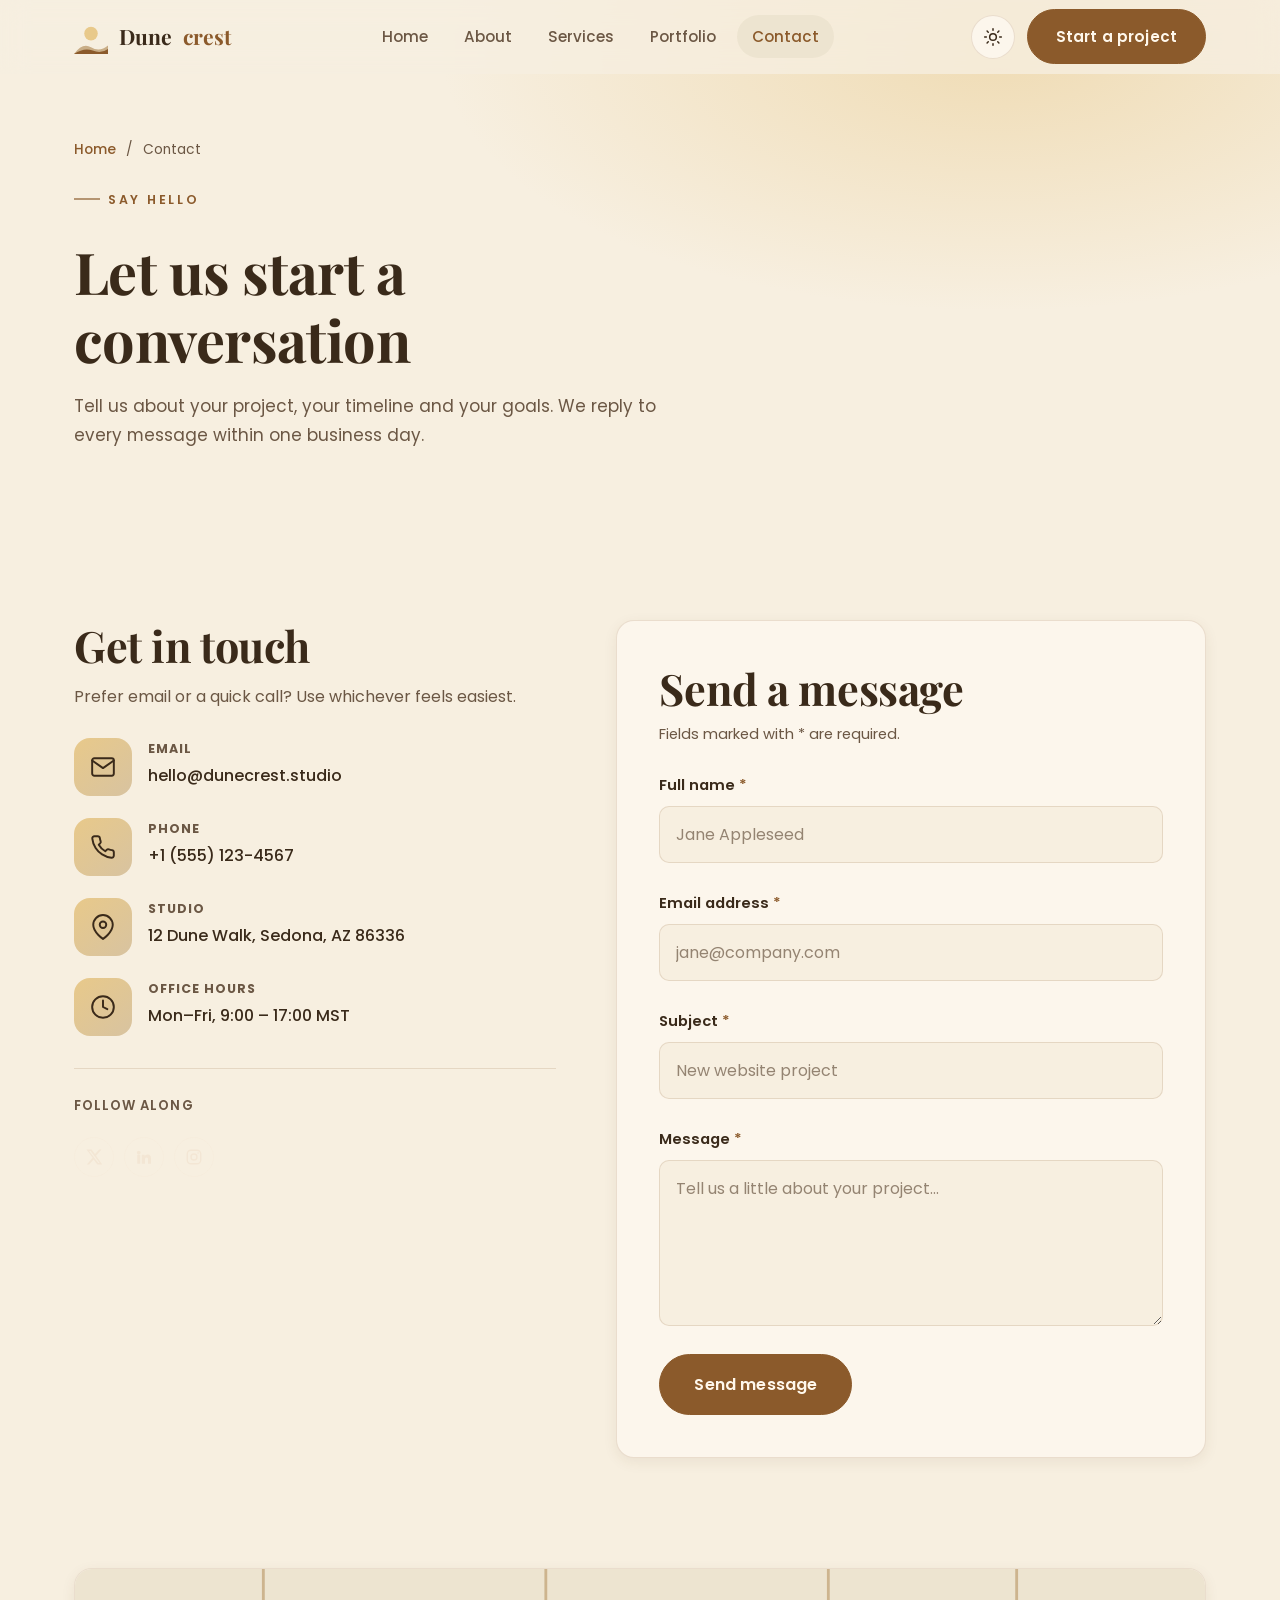
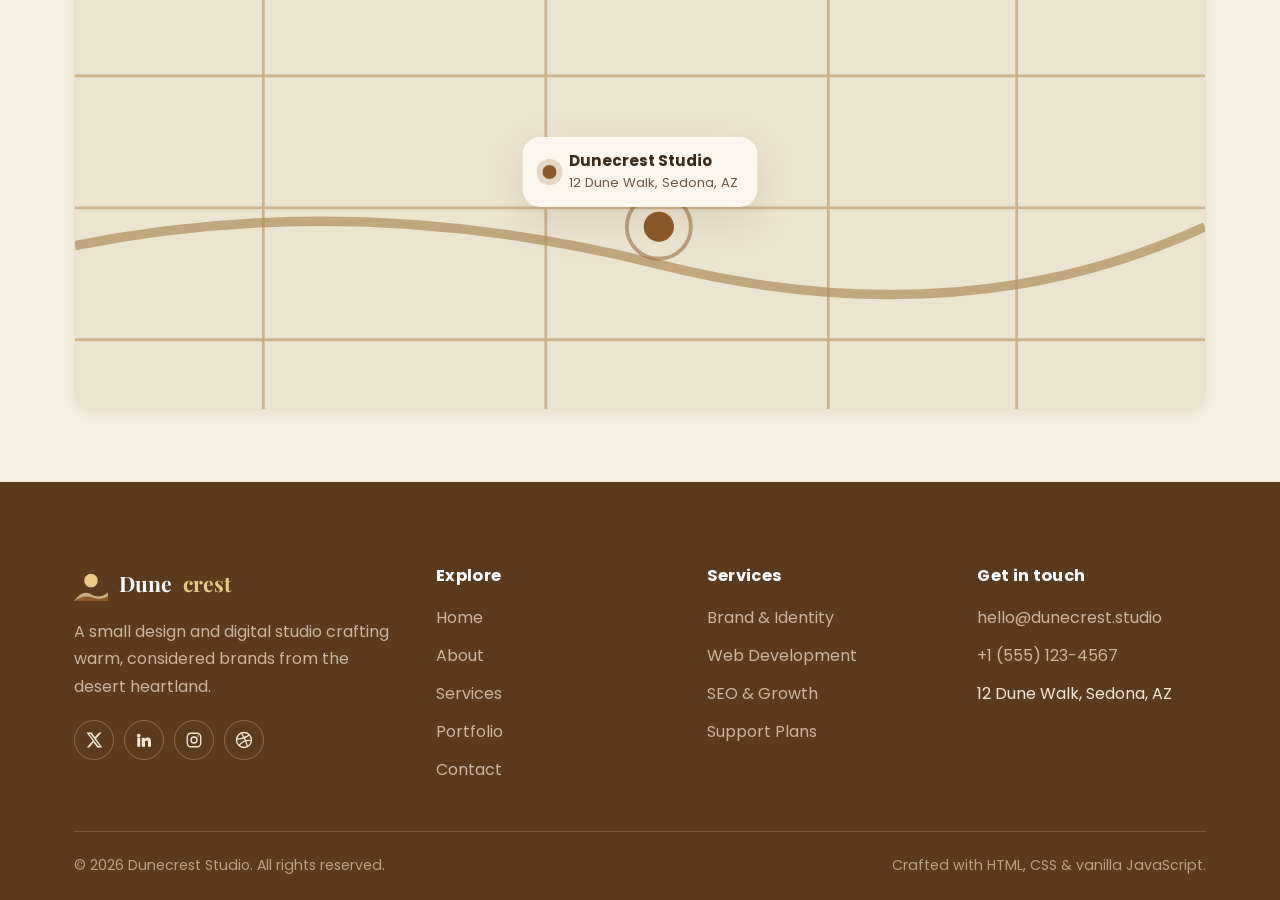
<file: frontend/contact.html>
<!DOCTYPE html>
<html lang="en">
<head>
  <meta charset="UTF-8" />
  <meta name="viewport" content="width=device-width, initial-scale=1.0" />
  <meta name="description" content="Contact Dunecrest Studio — start a project, ask a question or just say hello." />
  <title>Contact — Dunecrest Studio</title>
  <link rel="icon" href="assets/icons/logo.svg" type="image/svg+xml" />
  <link rel="preconnect" href="https://fonts.googleapis.com" />
  <link rel="preconnect" href="https://fonts.gstatic.com" crossorigin />
  <link href="https://fonts.googleapis.com/css2?family=Playfair+Display:wght@600;700&family=Poppins:wght@300;400;500;600;700&display=swap" rel="stylesheet" />
  <link rel="stylesheet" href="css/base.css" />
  <link rel="stylesheet" href="css/contact.css" />
</head>
<body>
  <a class="skip-link" href="#main">Skip to content</a>

  <!-- ===== Header ===== -->
  <header class="site-header">
    <div class="container nav">
      <a class="brand" href="index.html" aria-label="Dunecrest Studio home">
        <img src="assets/icons/logo.svg" alt="" />
        Dune<span>crest</span>
      </a>
      <nav class="nav-links" aria-label="Primary">
        <a href="index.html">Home</a>
        <a href="about.html">About</a>
        <a href="services.html">Services</a>
        <a href="portfolio.html">Portfolio</a>
        <a href="contact.html">Contact</a>
      </nav>
      <div class="nav-actions">
        <button class="theme-toggle" type="button" aria-pressed="false" aria-label="Toggle dark mode">
          <svg class="icon-sun" viewBox="0 0 24 24" fill="none" stroke="currentColor" stroke-width="1.8" stroke-linecap="round" stroke-linejoin="round"><circle cx="12" cy="12" r="4"/><path d="M12 2v2M12 20v2M4.9 4.9l1.4 1.4M17.7 17.7l1.4 1.4M2 12h2M20 12h2M4.9 19.1l1.4-1.4M17.7 6.3l1.4-1.4"/></svg>
          <svg class="icon-moon" viewBox="0 0 24 24" fill="none" stroke="currentColor" stroke-width="1.8" stroke-linecap="round" stroke-linejoin="round"><path d="M21 12.79A9 9 0 1 1 11.21 3 7 7 0 0 0 21 12.79z"/></svg>
        </button>
        <a class="btn" href="contact.html">Start a project</a>
      </div>
      <button class="nav-toggle" type="button" aria-expanded="false" aria-label="Toggle navigation menu">
        <span></span><span></span><span></span>
      </button>
    </div>
  </header>

  <main id="main">
    <!-- ===== Page hero ===== -->
    <section class="page-hero">
      <div class="container">
        <nav class="breadcrumb" aria-label="Breadcrumb">
          <a href="index.html">Home</a>
          <span aria-hidden="true">/</span>
          <span aria-current="page">Contact</span>
        </nav>
        <span class="eyebrow">Say hello</span>
        <h1>Let us start a conversation</h1>
        <p class="lead">
          Tell us about your project, your timeline and your goals. We reply to every message
          within one business day.
        </p>
      </div>
    </section>

    <!-- ===== Contact ===== -->
    <section class="section">
      <div class="container contact-layout">
        <!-- Info column -->
        <aside class="contact-info reveal">
          <h2>Get in touch</h2>
          <p>Prefer email or a quick call? Use whichever feels easiest.</p>

          <ul class="info-list">
            <li>
              <span class="icon-badge">
                <svg viewBox="0 0 24 24" fill="none" stroke="currentColor" stroke-width="1.8" stroke-linecap="round" stroke-linejoin="round"><rect x="2" y="4" width="20" height="16" rx="2"/><path d="m22 6-10 7L2 6"/></svg>
              </span>
              <div>
                <strong>Email</strong>
                <a href="mailto:hello@dunecrest.studio">hello@dunecrest.studio</a>
              </div>
            </li>
            <li>
              <span class="icon-badge">
                <svg viewBox="0 0 24 24" fill="none" stroke="currentColor" stroke-width="1.8" stroke-linecap="round" stroke-linejoin="round"><path d="M22 16.92v3a2 2 0 0 1-2.18 2 19.79 19.79 0 0 1-8.63-3.07 19.5 19.5 0 0 1-6-6 19.79 19.79 0 0 1-3.07-8.67A2 2 0 0 1 4.11 2h3a2 2 0 0 1 2 1.72c.13.96.36 1.9.7 2.81a2 2 0 0 1-.45 2.11L8.09 9.91a16 16 0 0 0 6 6l1.27-1.27a2 2 0 0 1 2.11-.45c.9.34 1.85.57 2.81.7A2 2 0 0 1 22 16.92z"/></svg>
              </span>
              <div>
                <strong>Phone</strong>
                <a href="tel:+15551234567">+1 (555) 123-4567</a>
              </div>
            </li>
            <li>
              <span class="icon-badge">
                <svg viewBox="0 0 24 24" fill="none" stroke="currentColor" stroke-width="1.8" stroke-linecap="round" stroke-linejoin="round"><path d="M21 10c0 7-9 13-9 13s-9-6-9-13a9 9 0 0 1 18 0z"/><circle cx="12" cy="10" r="3"/></svg>
              </span>
              <div>
                <strong>Studio</strong>
                <span>12 Dune Walk, Sedona, AZ 86336</span>
              </div>
            </li>
            <li>
              <span class="icon-badge">
                <svg viewBox="0 0 24 24" fill="none" stroke="currentColor" stroke-width="1.8" stroke-linecap="round" stroke-linejoin="round"><circle cx="12" cy="12" r="10"/><polyline points="12 6 12 12 16 14"/></svg>
              </span>
              <div>
                <strong>Office hours</strong>
                <span>Mon–Fri, 9:00 – 17:00 MST</span>
              </div>
            </li>
          </ul>

          <div class="contact-social">
            <span>Follow along</span>
            <div class="footer-social">
              <a href="#" aria-label="Dunecrest on X"><svg viewBox="0 0 24 24" fill="currentColor"><path d="M18.9 2H22l-7.3 8.3L23 22h-6.6l-5-6.6L5.6 22H2.4l7.8-8.9L2 2h6.8l4.5 6Zm-1.2 18h1.8L7.4 3.9H5.5Z"/></svg></a>
            <a href="#" aria-label="Dunecrest on LinkedIn"><svg viewBox="0 0 24 24" fill="currentColor"><path d="M4.98 3.5a2.5 2.5 0 1 1 0 5 2.5 2.5 0 0 1 0-5ZM3 9h4v12H3Zm6 0h3.8v1.7h.05a4.2 4.2 0 0 1 3.75-2c4 0 4.75 2.6 4.75 6V21h-4v-5.5c0-1.3 0-3-1.85-3s-2.15 1.4-2.15 2.9V21H9Z"/></svg></a>
            <a href="#" aria-label="Dunecrest on Instagram"><svg viewBox="0 0 24 24" fill="none" stroke="currentColor" stroke-width="1.8"><rect x="3" y="3" width="18" height="18" rx="5"/><circle cx="12" cy="12" r="4"/><circle cx="17.5" cy="6.5" r="1" fill="currentColor" stroke="none"/></svg></a>
            </div>
          </div>
        </aside>

        <!-- Form column -->
        <div class="contact-form-wrap card reveal">
          <h2>Send a message</h2>
          <p>Fields marked with <span aria-hidden="true">*</span> are required.</p>

          <form class="contact-form" id="contactForm" novalidate>
            <div class="field">
              <label for="name">Full name <span aria-hidden="true">*</span></label>
              <input type="text" id="name" name="name" placeholder="Jane Appleseed" autocomplete="name" />
              <small class="error" data-error-for="name"></small>
            </div>

            <div class="field">
              <label for="email">Email address <span aria-hidden="true">*</span></label>
              <input type="email" id="email" name="email" placeholder="jane@company.com" autocomplete="email" />
              <small class="error" data-error-for="email"></small>
            </div>

            <div class="field">
              <label for="subject">Subject <span aria-hidden="true">*</span></label>
              <input type="text" id="subject" name="subject" placeholder="New website project" />
              <small class="error" data-error-for="subject"></small>
            </div>

            <div class="field">
              <label for="message">Message <span aria-hidden="true">*</span></label>
              <textarea id="message" name="message" rows="5" placeholder="Tell us a little about your project..."></textarea>
              <small class="error" data-error-for="message"></small>
            </div>

            <button class="btn btn--lg" type="submit">Send message</button>
            <p class="form-success" id="formSuccess" role="status" hidden></p>
          </form>
        </div>
      </div>
    </section>

    <!-- ===== Map ===== -->
    <section class="section section--tight">
      <div class="container">
        <div class="map-card card reveal">
          <img src="assets/images/map.svg" alt="Stylised map showing the Dunecrest studio location" />
          <div class="map-pin">
            <span class="map-pin-dot"></span>
            <div>
              <strong>Dunecrest Studio</strong>
              <span>12 Dune Walk, Sedona, AZ</span>
            </div>
          </div>
        </div>
      </div>
    </section>
  </main>

  <!-- ===== Footer ===== -->
  <footer class="site-footer">
    <div class="container">
      <div class="footer-grid">
        <div class="footer-brand">
          <a class="brand" href="index.html">
            <img src="assets/icons/logo.svg" alt="" />
            Dune<span>crest</span>
          </a>
          <p>A small design and digital studio crafting warm, considered brands from the desert heartland.</p>
          <div class="footer-social">
            <a href="#" aria-label="Dunecrest on X"><svg viewBox="0 0 24 24" fill="currentColor"><path d="M18.9 2H22l-7.3 8.3L23 22h-6.6l-5-6.6L5.6 22H2.4l7.8-8.9L2 2h6.8l4.5 6Zm-1.2 18h1.8L7.4 3.9H5.5Z"/></svg></a>
            <a href="#" aria-label="Dunecrest on LinkedIn"><svg viewBox="0 0 24 24" fill="currentColor"><path d="M4.98 3.5a2.5 2.5 0 1 1 0 5 2.5 2.5 0 0 1 0-5ZM3 9h4v12H3Zm6 0h3.8v1.7h.05a4.2 4.2 0 0 1 3.75-2c4 0 4.75 2.6 4.75 6V21h-4v-5.5c0-1.3 0-3-1.85-3s-2.15 1.4-2.15 2.9V21H9Z"/></svg></a>
            <a href="#" aria-label="Dunecrest on Instagram"><svg viewBox="0 0 24 24" fill="none" stroke="currentColor" stroke-width="1.8"><rect x="3" y="3" width="18" height="18" rx="5"/><circle cx="12" cy="12" r="4"/><circle cx="17.5" cy="6.5" r="1" fill="currentColor" stroke="none"/></svg></a>
            <a href="#" aria-label="Dunecrest on Dribbble"><svg viewBox="0 0 24 24" fill="none" stroke="currentColor" stroke-width="1.8"><circle cx="12" cy="12" r="10"/><path d="M8.56 2.75c4.37 6 6 9.42 8 17.72M19.13 5.09C15.22 9.14 10 10.44 2.25 10.94M21.75 12.84c-6.62-1.41-12.14 1-16.38 6.32"/></svg></a>
          </div>
        </div>
        <div>
          <h4>Explore</h4>
          <ul class="footer-links">
            <li><a href="index.html">Home</a></li>
            <li><a href="about.html">About</a></li>
            <li><a href="services.html">Services</a></li>
            <li><a href="portfolio.html">Portfolio</a></li>
            <li><a href="contact.html">Contact</a></li>
          </ul>
        </div>
        <div>
          <h4>Services</h4>
          <ul class="footer-links">
            <li><a href="services.html">Brand &amp; Identity</a></li>
            <li><a href="services.html">Web Development</a></li>
            <li><a href="services.html">SEO &amp; Growth</a></li>
            <li><a href="services.html">Support Plans</a></li>
          </ul>
        </div>
        <div>
          <h4>Get in touch</h4>
          <ul class="footer-links">
            <li><a href="mailto:hello@dunecrest.studio">hello@dunecrest.studio</a></li>
            <li><a href="tel:+15551234567">+1 (555) 123-4567</a></li>
            <li>12 Dune Walk, Sedona, AZ</li>
          </ul>
        </div>
      </div>
      <div class="footer-bottom">
        <span>&copy; <span data-year>2026</span> Dunecrest Studio. All rights reserved.</span>
        <span>Crafted with HTML, CSS &amp; vanilla JavaScript.</span>
      </div>
    </div>
  </footer>

  <button class="to-top" type="button" aria-label="Scroll to top">
    <svg viewBox="0 0 24 24" fill="none" stroke="currentColor" stroke-width="2" stroke-linecap="round" stroke-linejoin="round"><line x1="12" y1="19" x2="12" y2="5"/><polyline points="5 12 12 5 19 12"/></svg>
  </button>

  <script src="js/base.js"></script>
  <script src="js/contact.js"></script>
</body>
</html>
</file>
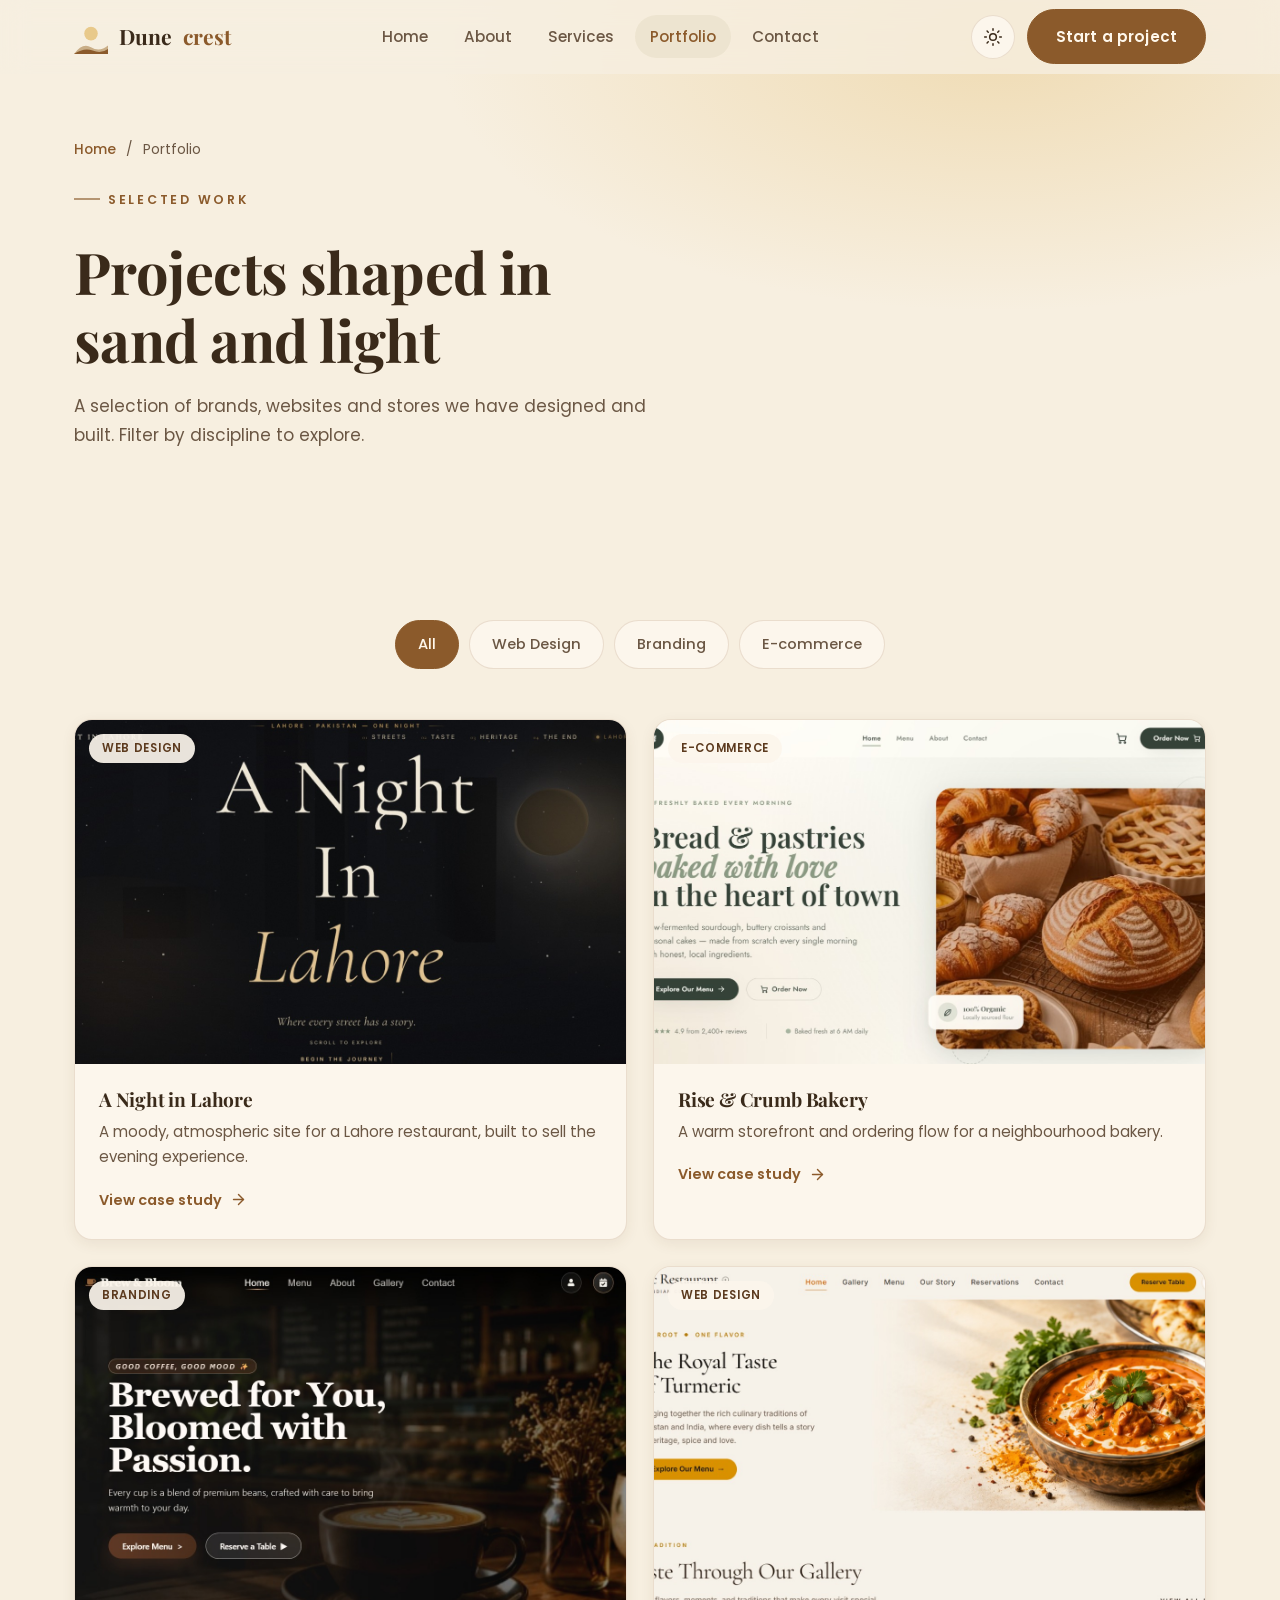
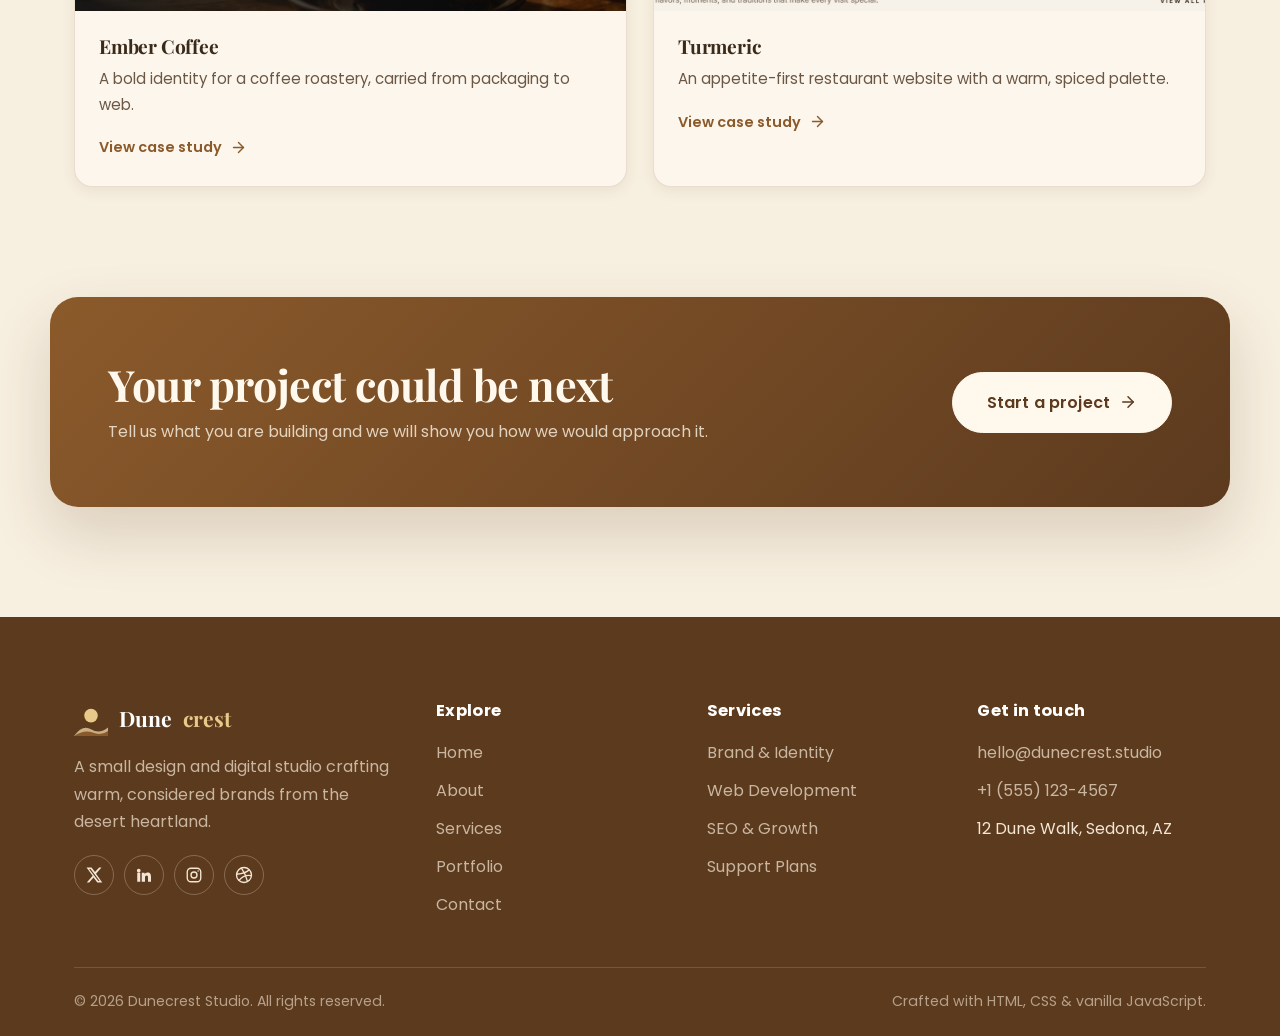
<file: frontend/portfolio.html>
<!DOCTYPE html>
<html lang="en">
<head>
  <meta charset="UTF-8" />
  <meta name="viewport" content="width=device-width, initial-scale=1.0" />
  <meta name="description" content="Portfolio — selected branding, web and e-commerce projects by Dunecrest Studio." />
  <title>Portfolio — Dunecrest Studio</title>
  <link rel="icon" href="assets/icons/logo.svg" type="image/svg+xml" />
  <link rel="preconnect" href="https://fonts.googleapis.com" />
  <link rel="preconnect" href="https://fonts.gstatic.com" crossorigin />
  <link href="https://fonts.googleapis.com/css2?family=Playfair+Display:wght@600;700&family=Poppins:wght@300;400;500;600;700&display=swap" rel="stylesheet" />
  <link rel="stylesheet" href="css/base.css" />
  <link rel="stylesheet" href="css/portfolio.css" />
</head>
<body>
  <a class="skip-link" href="#main">Skip to content</a>

  <!-- ===== Header ===== -->
  <header class="site-header">
    <div class="container nav">
      <a class="brand" href="index.html" aria-label="Dunecrest Studio home">
        <img src="assets/icons/logo.svg" alt="" />
        Dune<span>crest</span>
      </a>
      <nav class="nav-links" aria-label="Primary">
        <a href="index.html">Home</a>
        <a href="about.html">About</a>
        <a href="services.html">Services</a>
        <a href="portfolio.html">Portfolio</a>
        <a href="contact.html">Contact</a>
      </nav>
      <div class="nav-actions">
        <button class="theme-toggle" type="button" aria-pressed="false" aria-label="Toggle dark mode">
          <svg class="icon-sun" viewBox="0 0 24 24" fill="none" stroke="currentColor" stroke-width="1.8" stroke-linecap="round" stroke-linejoin="round"><circle cx="12" cy="12" r="4"/><path d="M12 2v2M12 20v2M4.9 4.9l1.4 1.4M17.7 17.7l1.4 1.4M2 12h2M20 12h2M4.9 19.1l1.4-1.4M17.7 6.3l1.4-1.4"/></svg>
          <svg class="icon-moon" viewBox="0 0 24 24" fill="none" stroke="currentColor" stroke-width="1.8" stroke-linecap="round" stroke-linejoin="round"><path d="M21 12.79A9 9 0 1 1 11.21 3 7 7 0 0 0 21 12.79z"/></svg>
        </button>
        <a class="btn" href="contact.html">Start a project</a>
      </div>
      <button class="nav-toggle" type="button" aria-expanded="false" aria-label="Toggle navigation menu">
        <span></span><span></span><span></span>
      </button>
    </div>
  </header>

  <main id="main">
    <!-- ===== Page hero ===== -->
    <section class="page-hero">
      <div class="container">
        <nav class="breadcrumb" aria-label="Breadcrumb">
          <a href="index.html">Home</a>
          <span aria-hidden="true">/</span>
          <span aria-current="page">Portfolio</span>
        </nav>
        <span class="eyebrow">Selected work</span>
        <h1>Projects shaped in sand and light</h1>
        <p class="lead">
          A selection of brands, websites and stores we have designed and built. Filter by
          discipline to explore.
        </p>
      </div>
    </section>

    <!-- ===== Portfolio ===== -->
    <section class="section">
      <div class="container">
        <div class="filters" role="group" aria-label="Filter projects by category">
          <button class="filter-btn is-active" type="button" data-filter="all" aria-pressed="true">All</button>
          <button class="filter-btn" type="button" data-filter="web" aria-pressed="false">Web Design</button>
          <button class="filter-btn" type="button" data-filter="branding" aria-pressed="false">Branding</button>
          <button class="filter-btn" type="button" data-filter="ecommerce" aria-pressed="false">E-commerce</button>
        </div>

        <div class="portfolio-grid" id="portfolioGrid">
          <article class="portfolio-item reveal" data-category="web">
            <div class="portfolio-media">
              <img src="assets/images/project-night-in-lahore.jpg" alt="A Night in Lahore restaurant website shown on a dark, moody background" loading="lazy" decoding="async" />
              <span class="portfolio-tag">Web Design</span>
            </div>
            <div class="portfolio-body">
              <h3>A Night in Lahore</h3>
              <p>A moody, atmospheric site for a Lahore restaurant, built to sell the evening experience.</p>
              <span class="portfolio-link">View case study
                <svg viewBox="0 0 24 24" fill="none" stroke="currentColor" stroke-width="2" stroke-linecap="round" stroke-linejoin="round"><line x1="5" y1="12" x2="19" y2="12"/><polyline points="12 5 19 12 12 19"/></svg>
              </span>
            </div>
          </article>

          <article class="portfolio-item reveal" data-category="ecommerce">
            <div class="portfolio-media">
              <img src="assets/images/project-bakery.jpg" alt="Rise and Crumb Bakery storefront website with cream and warm brown tones" loading="lazy" decoding="async" />
              <span class="portfolio-tag">E-commerce</span>
            </div>
            <div class="portfolio-body">
              <h3>Rise &amp; Crumb Bakery</h3>
              <p>A warm storefront and ordering flow for a neighbourhood bakery.</p>
              <span class="portfolio-link">View case study
                <svg viewBox="0 0 24 24" fill="none" stroke="currentColor" stroke-width="2" stroke-linecap="round" stroke-linejoin="round"><line x1="5" y1="12" x2="19" y2="12"/><polyline points="12 5 19 12 12 19"/></svg>
              </span>
            </div>
          </article>

          <article class="portfolio-item reveal" data-category="branding">
            <div class="portfolio-media">
              <img src="assets/images/project-coffee.jpg" alt="Ember Coffee website with a dark, rich brown identity" loading="lazy" decoding="async" />
              <span class="portfolio-tag">Branding</span>
            </div>
            <div class="portfolio-body">
              <h3>Ember Coffee</h3>
              <p>A bold identity for a coffee roastery, carried from packaging to web.</p>
              <span class="portfolio-link">View case study
                <svg viewBox="0 0 24 24" fill="none" stroke="currentColor" stroke-width="2" stroke-linecap="round" stroke-linejoin="round"><line x1="5" y1="12" x2="19" y2="12"/><polyline points="12 5 19 12 12 19"/></svg>
              </span>
            </div>
          </article>

          <article class="portfolio-item reveal" data-category="web">
            <div class="portfolio-media">
              <img src="assets/images/project-turmeric.jpg" alt="Turmeric restaurant website with cream backgrounds and amber accents" loading="lazy" decoding="async" />
              <span class="portfolio-tag">Web Design</span>
            </div>
            <div class="portfolio-body">
              <h3>Turmeric</h3>
              <p>An appetite-first restaurant website with a warm, spiced palette.</p>
              <span class="portfolio-link">View case study
                <svg viewBox="0 0 24 24" fill="none" stroke="currentColor" stroke-width="2" stroke-linecap="round" stroke-linejoin="round"><line x1="5" y1="12" x2="19" y2="12"/><polyline points="12 5 19 12 12 19"/></svg>
              </span>
            </div>
          </article>
        </div>

        <p class="portfolio-empty" id="portfolioEmpty" hidden>No projects in this category yet.</p>
      </div>
    </section>

    <!-- ===== CTA ===== -->
    <section class="section cta-section">
      <div class="container cta-inner reveal">
        <div>
          <h2>Your project could be next</h2>
          <p>Tell us what you are building and we will show you how we would approach it.</p>
        </div>
        <a class="btn btn--light btn--lg" href="contact.html">
          Start a project
          <svg viewBox="0 0 24 24" fill="none" stroke="currentColor" stroke-width="2" stroke-linecap="round" stroke-linejoin="round"><line x1="5" y1="12" x2="19" y2="12"/><polyline points="12 5 19 12 12 19"/></svg>
        </a>
      </div>
    </section>
  </main>

  <!-- ===== Footer ===== -->
  <footer class="site-footer">
    <div class="container">
      <div class="footer-grid">
        <div class="footer-brand">
          <a class="brand" href="index.html">
            <img src="assets/icons/logo.svg" alt="" />
            Dune<span>crest</span>
          </a>
          <p>A small design and digital studio crafting warm, considered brands from the desert heartland.</p>
          <div class="footer-social">
            <a href="#" aria-label="Dunecrest on X"><svg viewBox="0 0 24 24" fill="currentColor"><path d="M18.9 2H22l-7.3 8.3L23 22h-6.6l-5-6.6L5.6 22H2.4l7.8-8.9L2 2h6.8l4.5 6Zm-1.2 18h1.8L7.4 3.9H5.5Z"/></svg></a>
            <a href="#" aria-label="Dunecrest on LinkedIn"><svg viewBox="0 0 24 24" fill="currentColor"><path d="M4.98 3.5a2.5 2.5 0 1 1 0 5 2.5 2.5 0 0 1 0-5ZM3 9h4v12H3Zm6 0h3.8v1.7h.05a4.2 4.2 0 0 1 3.75-2c4 0 4.75 2.6 4.75 6V21h-4v-5.5c0-1.3 0-3-1.85-3s-2.15 1.4-2.15 2.9V21H9Z"/></svg></a>
            <a href="#" aria-label="Dunecrest on Instagram"><svg viewBox="0 0 24 24" fill="none" stroke="currentColor" stroke-width="1.8"><rect x="3" y="3" width="18" height="18" rx="5"/><circle cx="12" cy="12" r="4"/><circle cx="17.5" cy="6.5" r="1" fill="currentColor" stroke="none"/></svg></a>
            <a href="#" aria-label="Dunecrest on Dribbble"><svg viewBox="0 0 24 24" fill="none" stroke="currentColor" stroke-width="1.8"><circle cx="12" cy="12" r="10"/><path d="M8.56 2.75c4.37 6 6 9.42 8 17.72M19.13 5.09C15.22 9.14 10 10.44 2.25 10.94M21.75 12.84c-6.62-1.41-12.14 1-16.38 6.32"/></svg></a>
          </div>
        </div>
        <div>
          <h4>Explore</h4>
          <ul class="footer-links">
            <li><a href="index.html">Home</a></li>
            <li><a href="about.html">About</a></li>
            <li><a href="services.html">Services</a></li>
            <li><a href="portfolio.html">Portfolio</a></li>
            <li><a href="contact.html">Contact</a></li>
          </ul>
        </div>
        <div>
          <h4>Services</h4>
          <ul class="footer-links">
            <li><a href="services.html">Brand &amp; Identity</a></li>
            <li><a href="services.html">Web Development</a></li>
            <li><a href="services.html">SEO &amp; Growth</a></li>
            <li><a href="services.html">Support Plans</a></li>
          </ul>
        </div>
        <div>
          <h4>Get in touch</h4>
          <ul class="footer-links">
            <li><a href="mailto:hello@dunecrest.studio">hello@dunecrest.studio</a></li>
            <li><a href="tel:+15551234567">+1 (555) 123-4567</a></li>
            <li>12 Dune Walk, Sedona, AZ</li>
          </ul>
        </div>
      </div>
      <div class="footer-bottom">
        <span>&copy; <span data-year>2026</span> Dunecrest Studio. All rights reserved.</span>
        <span>Crafted with HTML, CSS &amp; vanilla JavaScript.</span>
      </div>
    </div>
  </footer>

  <button class="to-top" type="button" aria-label="Scroll to top">
    <svg viewBox="0 0 24 24" fill="none" stroke="currentColor" stroke-width="2" stroke-linecap="round" stroke-linejoin="round"><line x1="12" y1="19" x2="12" y2="5"/><polyline points="5 12 12 5 19 12"/></svg>
  </button>

  <script src="js/base.js"></script>
  <script src="js/portfolio.js"></script>
</body>
</html>
</file>
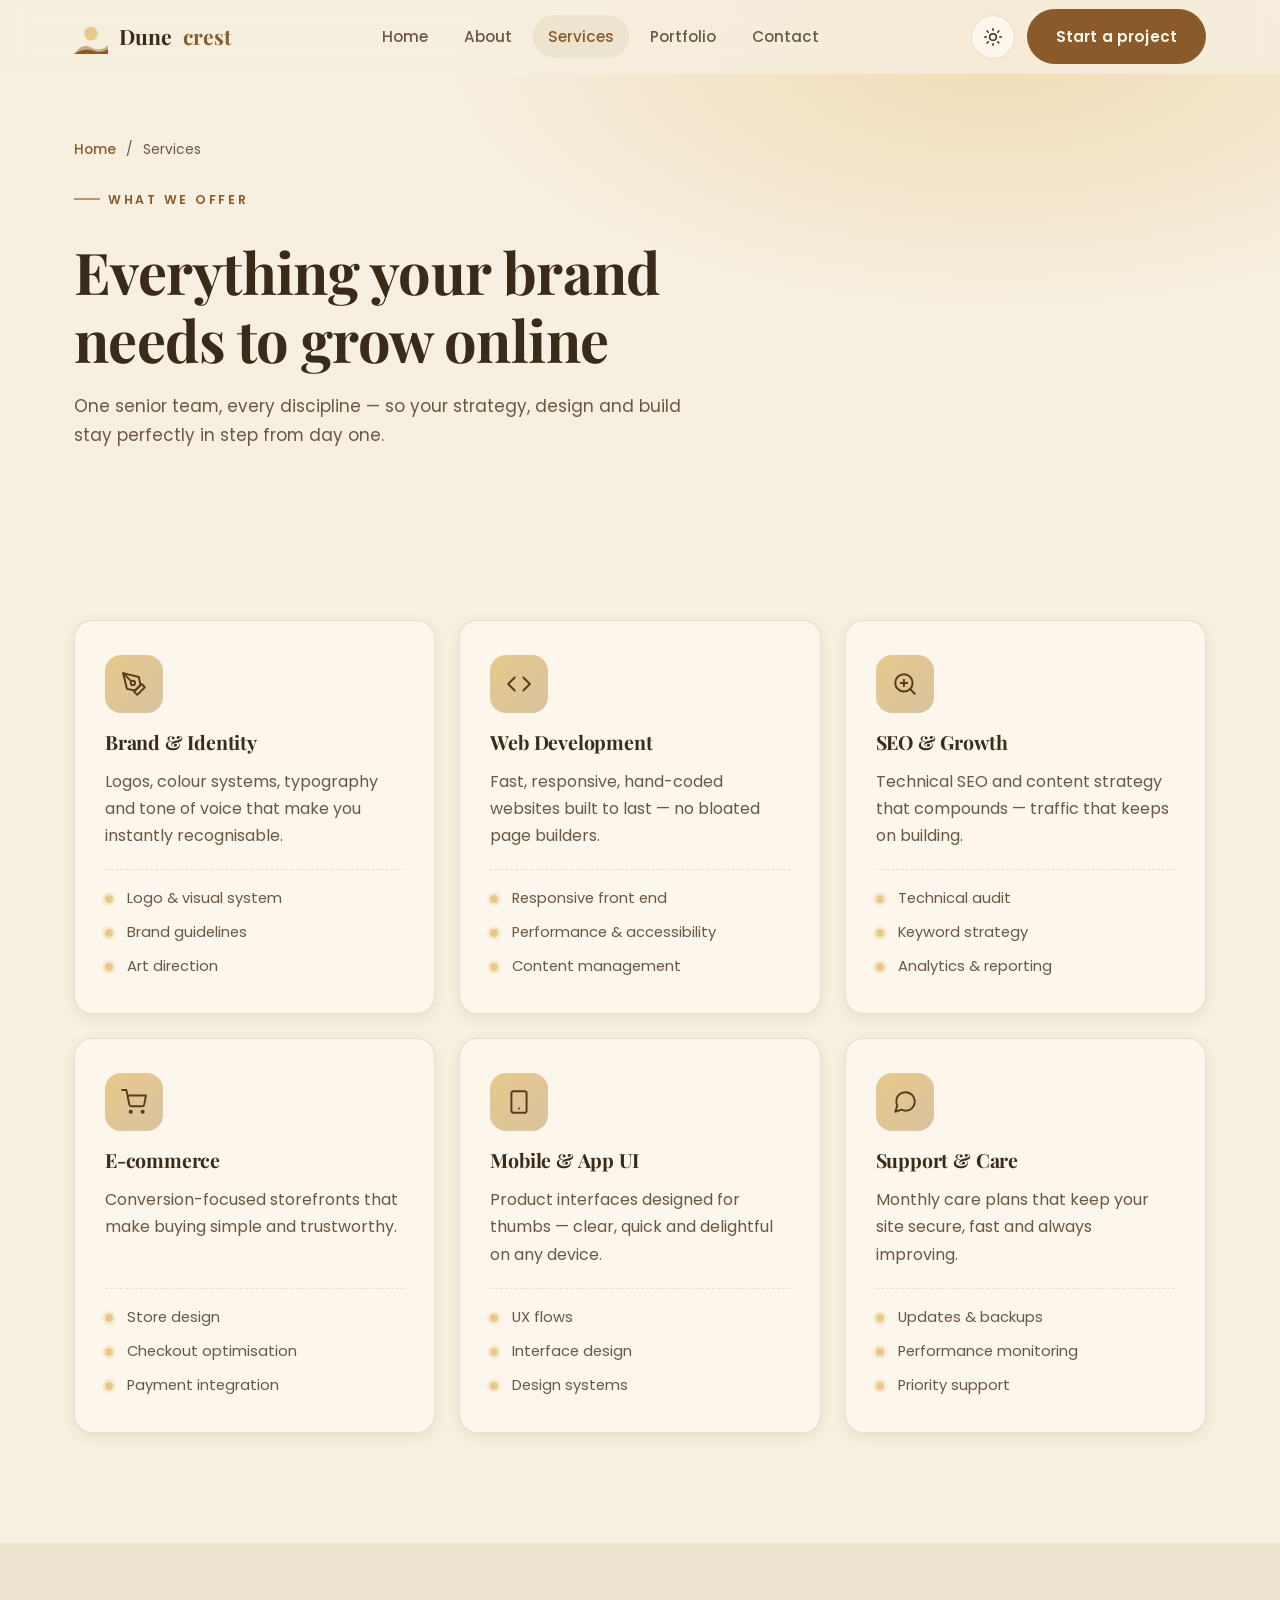
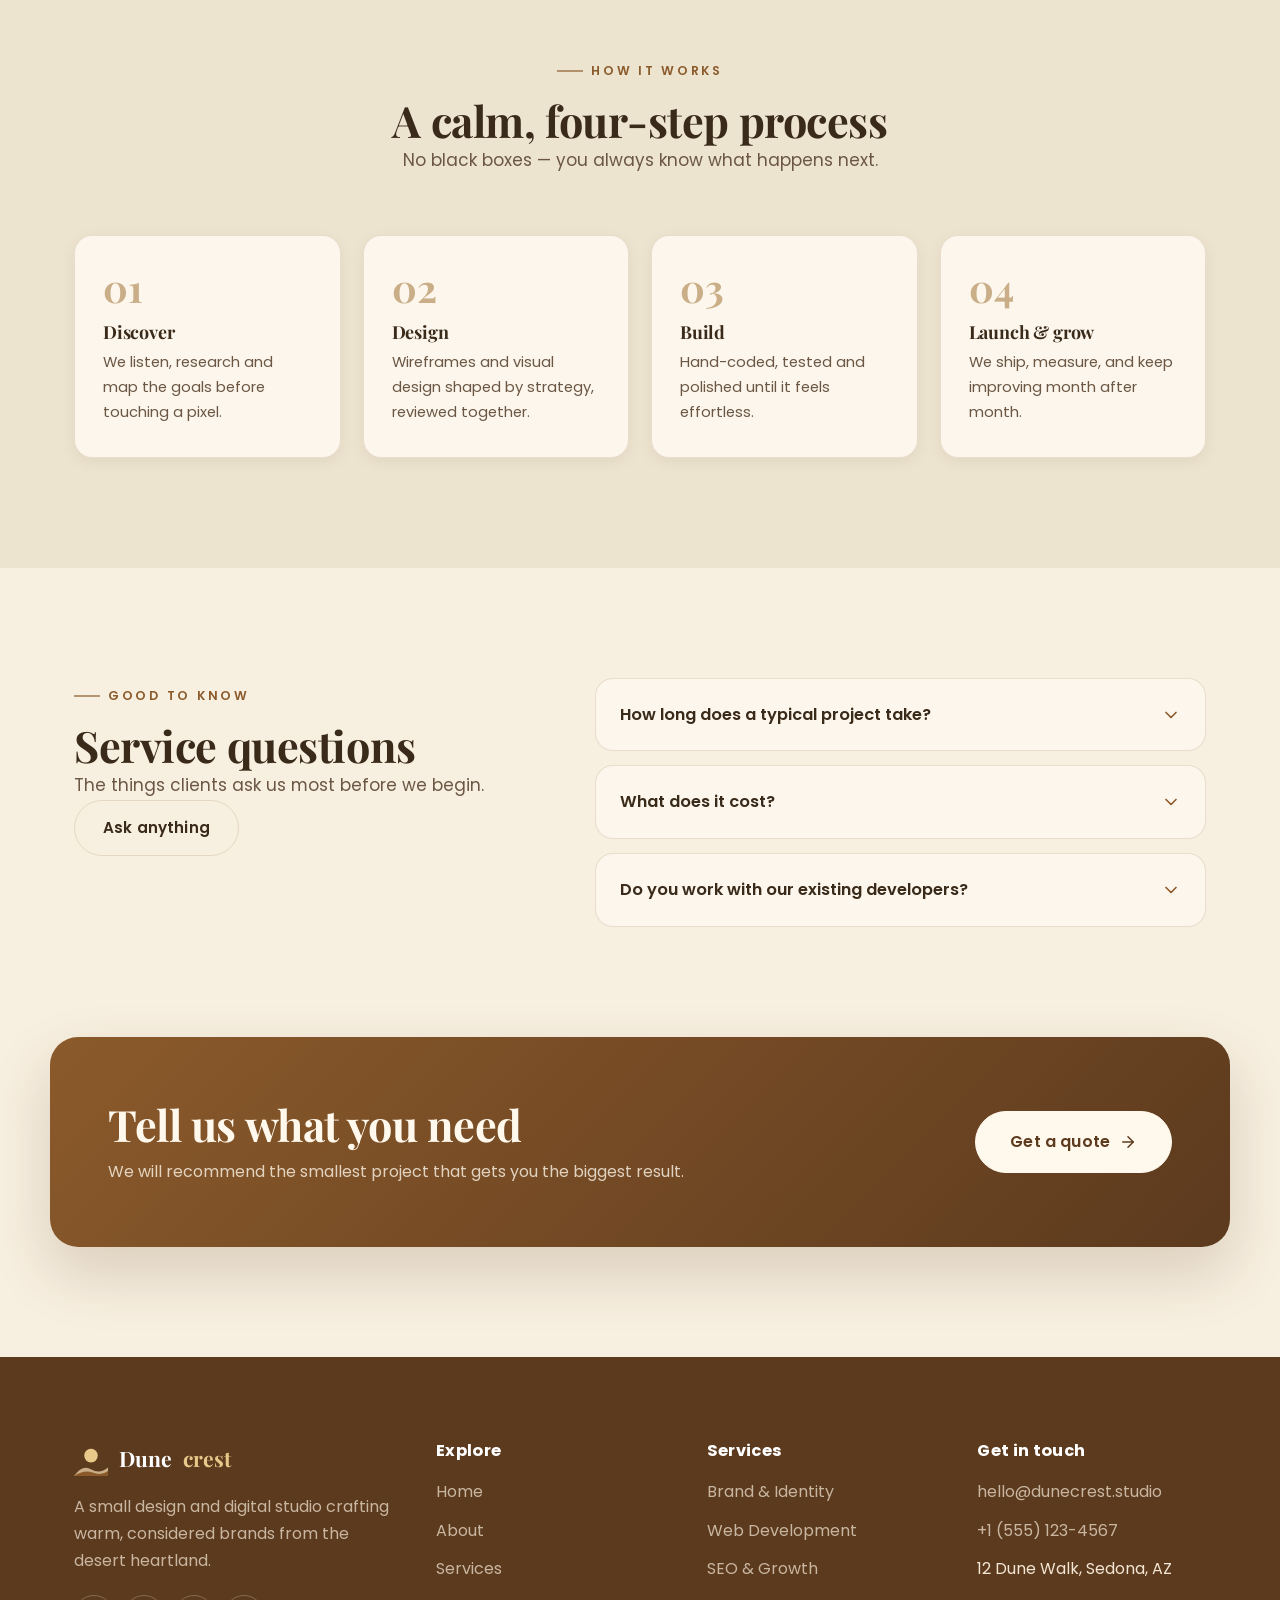
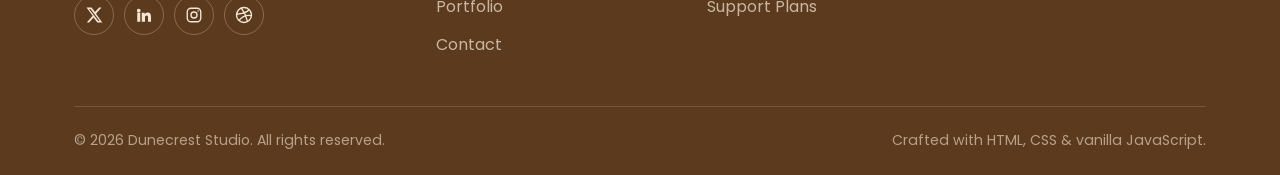
<file: frontend/services.html>
<!DOCTYPE html>
<html lang="en">
<head>
  <meta charset="UTF-8" />
  <meta name="viewport" content="width=device-width, initial-scale=1.0" />
  <meta name="description" content="Services at Dunecrest Studio — brand identity, web development, SEO, e-commerce and support plans." />
  <title>Services — Dunecrest Studio</title>
  <link rel="icon" href="assets/icons/logo.svg" type="image/svg+xml" />
  <link rel="preconnect" href="https://fonts.googleapis.com" />
  <link rel="preconnect" href="https://fonts.gstatic.com" crossorigin />
  <link href="https://fonts.googleapis.com/css2?family=Playfair+Display:wght@600;700&family=Poppins:wght@300;400;500;600;700&display=swap" rel="stylesheet" />
  <link rel="stylesheet" href="css/base.css" />
  <link rel="stylesheet" href="css/services.css" />
</head>
<body>
  <a class="skip-link" href="#main">Skip to content</a>

  <!-- ===== Header ===== -->
  <header class="site-header">
    <div class="container nav">
      <a class="brand" href="index.html" aria-label="Dunecrest Studio home">
        <img src="assets/icons/logo.svg" alt="" />
        Dune<span>crest</span>
      </a>
      <nav class="nav-links" aria-label="Primary">
        <a href="index.html">Home</a>
        <a href="about.html">About</a>
        <a href="services.html">Services</a>
        <a href="portfolio.html">Portfolio</a>
        <a href="contact.html">Contact</a>
      </nav>
      <div class="nav-actions">
        <button class="theme-toggle" type="button" aria-pressed="false" aria-label="Toggle dark mode">
          <svg class="icon-sun" viewBox="0 0 24 24" fill="none" stroke="currentColor" stroke-width="1.8" stroke-linecap="round" stroke-linejoin="round"><circle cx="12" cy="12" r="4"/><path d="M12 2v2M12 20v2M4.9 4.9l1.4 1.4M17.7 17.7l1.4 1.4M2 12h2M20 12h2M4.9 19.1l1.4-1.4M17.7 6.3l1.4-1.4"/></svg>
          <svg class="icon-moon" viewBox="0 0 24 24" fill="none" stroke="currentColor" stroke-width="1.8" stroke-linecap="round" stroke-linejoin="round"><path d="M21 12.79A9 9 0 1 1 11.21 3 7 7 0 0 0 21 12.79z"/></svg>
        </button>
        <a class="btn" href="contact.html">Start a project</a>
      </div>
      <button class="nav-toggle" type="button" aria-expanded="false" aria-label="Toggle navigation menu">
        <span></span><span></span><span></span>
      </button>
    </div>
  </header>

  <main id="main">
    <!-- ===== Page hero ===== -->
    <section class="page-hero">
      <div class="container">
        <nav class="breadcrumb" aria-label="Breadcrumb">
          <a href="index.html">Home</a>
          <span aria-hidden="true">/</span>
          <span aria-current="page">Services</span>
        </nav>
        <span class="eyebrow">What we offer</span>
        <h1>Everything your brand needs to grow online</h1>
        <p class="lead">
          One senior team, every discipline — so your strategy, design and build stay perfectly
          in step from day one.
        </p>
      </div>
    </section>

    <!-- ===== Services grid ===== -->
    <section class="section">
      <div class="container">
        <div class="services-grid">
          <article class="card service-card reveal">
            <span class="icon-badge">
              <svg viewBox="0 0 24 24" fill="none" stroke="currentColor" stroke-width="1.8" stroke-linecap="round" stroke-linejoin="round"><path d="M12 19l7-7 3 3-7 7-3-3z"/><path d="M18 13l-1.5-7.5L2 2l3.5 14.5L13 18l5-5z"/><path d="M2 2l7.586 7.586"/><circle cx="11" cy="11" r="2"/></svg>
            </span>
            <h3>Brand &amp; Identity</h3>
            <p>Logos, colour systems, typography and tone of voice that make you instantly recognisable.</p>
            <ul class="service-list">
              <li>Logo &amp; visual system</li>
              <li>Brand guidelines</li>
              <li>Art direction</li>
            </ul>
          </article>

          <article class="card service-card reveal">
            <span class="icon-badge">
              <svg viewBox="0 0 24 24" fill="none" stroke="currentColor" stroke-width="1.8" stroke-linecap="round" stroke-linejoin="round"><polyline points="16 18 22 12 16 6"/><polyline points="8 6 2 12 8 18"/></svg>
            </span>
            <h3>Web Development</h3>
            <p>Fast, responsive, hand-coded websites built to last — no bloated page builders.</p>
            <ul class="service-list">
              <li>Responsive front end</li>
              <li>Performance &amp; accessibility</li>
              <li>Content management</li>
            </ul>
          </article>

          <article class="card service-card reveal">
            <span class="icon-badge">
              <svg viewBox="0 0 24 24" fill="none" stroke="currentColor" stroke-width="1.8" stroke-linecap="round" stroke-linejoin="round"><circle cx="11" cy="11" r="8"/><line x1="21" y1="21" x2="16.65" y2="16.65"/><path d="M11 8v6M8 11h6"/></svg>
            </span>
            <h3>SEO &amp; Growth</h3>
            <p>Technical SEO and content strategy that compounds — traffic that keeps on building.</p>
            <ul class="service-list">
              <li>Technical audit</li>
              <li>Keyword strategy</li>
              <li>Analytics &amp; reporting</li>
            </ul>
          </article>

          <article class="card service-card reveal">
            <span class="icon-badge">
              <svg viewBox="0 0 24 24" fill="none" stroke="currentColor" stroke-width="1.8" stroke-linecap="round" stroke-linejoin="round"><circle cx="9" cy="21" r="1"/><circle cx="20" cy="21" r="1"/><path d="M1 1h4l2.68 13.39a2 2 0 0 0 2 1.61h9.72a2 2 0 0 0 2-1.61L23 6H6"/></svg>
            </span>
            <h3>E-commerce</h3>
            <p>Conversion-focused storefronts that make buying simple and trustworthy.</p>
            <ul class="service-list">
              <li>Store design</li>
              <li>Checkout optimisation</li>
              <li>Payment integration</li>
            </ul>
          </article>

          <article class="card service-card reveal">
            <span class="icon-badge">
              <svg viewBox="0 0 24 24" fill="none" stroke="currentColor" stroke-width="1.8" stroke-linecap="round" stroke-linejoin="round"><rect x="5" y="2" width="14" height="20" rx="2"/><line x1="12" y1="18" x2="12.01" y2="18"/></svg>
            </span>
            <h3>Mobile &amp; App UI</h3>
            <p>Product interfaces designed for thumbs — clear, quick and delightful on any device.</p>
            <ul class="service-list">
              <li>UX flows</li>
              <li>Interface design</li>
              <li>Design systems</li>
            </ul>
          </article>

          <article class="card service-card reveal">
            <span class="icon-badge">
              <svg viewBox="0 0 24 24" fill="none" stroke="currentColor" stroke-width="1.8" stroke-linecap="round" stroke-linejoin="round"><path d="M21 11.5a8.38 8.38 0 0 1-.9 3.8 8.5 8.5 0 0 1-7.6 4.7 8.38 8.38 0 0 1-3.8-.9L3 21l1.9-5.7a8.38 8.38 0 0 1-.9-3.8 8.5 8.5 0 0 1 4.7-7.6 8.38 8.38 0 0 1 3.8-.9h.5a8.48 8.48 0 0 1 8 8v.5z"/></svg>
            </span>
            <h3>Support &amp; Care</h3>
            <p>Monthly care plans that keep your site secure, fast and always improving.</p>
            <ul class="service-list">
              <li>Updates &amp; backups</li>
              <li>Performance monitoring</li>
              <li>Priority support</li>
            </ul>
          </article>
        </div>
      </div>
    </section>

    <!-- ===== Process ===== -->
    <section class="section section--sand">
      <div class="container">
        <div class="section-head reveal">
          <span class="eyebrow">How it works</span>
          <h2>A calm, four-step process</h2>
          <p class="lead">No black boxes — you always know what happens next.</p>
        </div>
        <ol class="process-grid">
          <li class="card process-step reveal">
            <span class="process-num">01</span>
            <h3>Discover</h3>
            <p>We listen, research and map the goals before touching a pixel.</p>
          </li>
          <li class="card process-step reveal">
            <span class="process-num">02</span>
            <h3>Design</h3>
            <p>Wireframes and visual design shaped by strategy, reviewed together.</p>
          </li>
          <li class="card process-step reveal">
            <span class="process-num">03</span>
            <h3>Build</h3>
            <p>Hand-coded, tested and polished until it feels effortless.</p>
          </li>
          <li class="card process-step reveal">
            <span class="process-num">04</span>
            <h3>Launch &amp; grow</h3>
            <p>We ship, measure, and keep improving month after month.</p>
          </li>
        </ol>
      </div>
    </section>

    <!-- ===== FAQ (accordion) ===== -->
    <section class="section">
      <div class="container faq-wrap">
        <div class="section-head left reveal">
          <span class="eyebrow">Good to know</span>
          <h2>Service questions</h2>
          <p class="lead">The things clients ask us most before we begin.</p>
          <a class="btn btn--outline" href="contact.html">Ask anything</a>
        </div>
        <div class="accordion" id="faq">
          <div class="faq-item">
            <button class="faq-q" type="button" aria-expanded="false">
              How long does a typical project take?
              <svg viewBox="0 0 24 24" fill="none" stroke="currentColor" stroke-width="2" stroke-linecap="round" stroke-linejoin="round"><polyline points="6 9 12 15 18 9"/></svg>
            </button>
            <div class="faq-a"><p>Most websites take four to eight weeks from kick-off to launch, depending on scope. We share a milestone plan in week one.</p></div>
          </div>
          <div class="faq-item">
            <button class="faq-q" type="button" aria-expanded="false">
              What does it cost?
              <svg viewBox="0 0 24 24" fill="none" stroke="currentColor" stroke-width="2" stroke-linecap="round" stroke-linejoin="round"><polyline points="6 9 12 15 18 9"/></svg>
            </button>
            <div class="faq-a"><p>Most engagements land between $6k and $25k depending on scope. We provide a fixed quote after a short discovery call.</p></div>
          </div>
          <div class="faq-item">
            <button class="faq-q" type="button" aria-expanded="false">
              Do you work with our existing developers?
              <svg viewBox="0 0 24 24" fill="none" stroke="currentColor" stroke-width="2" stroke-linecap="round" stroke-linejoin="round"><polyline points="6 9 12 15 18 9"/></svg>
            </button>
            <div class="faq-a"><p>Absolutely. We can design and build end-to-end, or hand off clean, documented files to your in-house team.</p></div>
          </div>
        </div>
      </div>
    </section>

    <!-- ===== CTA ===== -->
    <section class="section cta-section">
      <div class="container cta-inner reveal">
        <div>
          <h2>Tell us what you need</h2>
          <p>We will recommend the smallest project that gets you the biggest result.</p>
        </div>
        <a class="btn btn--light btn--lg" href="contact.html">
          Get a quote
          <svg viewBox="0 0 24 24" fill="none" stroke="currentColor" stroke-width="2" stroke-linecap="round" stroke-linejoin="round"><line x1="5" y1="12" x2="19" y2="12"/><polyline points="12 5 19 12 12 19"/></svg>
        </a>
      </div>
    </section>
  </main>

  <!-- ===== Footer ===== -->
  <footer class="site-footer">
    <div class="container">
      <div class="footer-grid">
        <div class="footer-brand">
          <a class="brand" href="index.html">
            <img src="assets/icons/logo.svg" alt="" />
            Dune<span>crest</span>
          </a>
          <p>A small design and digital studio crafting warm, considered brands from the desert heartland.</p>
          <div class="footer-social">
            <a href="#" aria-label="Dunecrest on X"><svg viewBox="0 0 24 24" fill="currentColor"><path d="M18.9 2H22l-7.3 8.3L23 22h-6.6l-5-6.6L5.6 22H2.4l7.8-8.9L2 2h6.8l4.5 6Zm-1.2 18h1.8L7.4 3.9H5.5Z"/></svg></a>
            <a href="#" aria-label="Dunecrest on LinkedIn"><svg viewBox="0 0 24 24" fill="currentColor"><path d="M4.98 3.5a2.5 2.5 0 1 1 0 5 2.5 2.5 0 0 1 0-5ZM3 9h4v12H3Zm6 0h3.8v1.7h.05a4.2 4.2 0 0 1 3.75-2c4 0 4.75 2.6 4.75 6V21h-4v-5.5c0-1.3 0-3-1.85-3s-2.15 1.4-2.15 2.9V21H9Z"/></svg></a>
            <a href="#" aria-label="Dunecrest on Instagram"><svg viewBox="0 0 24 24" fill="none" stroke="currentColor" stroke-width="1.8"><rect x="3" y="3" width="18" height="18" rx="5"/><circle cx="12" cy="12" r="4"/><circle cx="17.5" cy="6.5" r="1" fill="currentColor" stroke="none"/></svg></a>
            <a href="#" aria-label="Dunecrest on Dribbble"><svg viewBox="0 0 24 24" fill="none" stroke="currentColor" stroke-width="1.8"><circle cx="12" cy="12" r="10"/><path d="M8.56 2.75c4.37 6 6 9.42 8 17.72M19.13 5.09C15.22 9.14 10 10.44 2.25 10.94M21.75 12.84c-6.62-1.41-12.14 1-16.38 6.32"/></svg></a>
          </div>
        </div>
        <div>
          <h4>Explore</h4>
          <ul class="footer-links">
            <li><a href="index.html">Home</a></li>
            <li><a href="about.html">About</a></li>
            <li><a href="services.html">Services</a></li>
            <li><a href="portfolio.html">Portfolio</a></li>
            <li><a href="contact.html">Contact</a></li>
          </ul>
        </div>
        <div>
          <h4>Services</h4>
          <ul class="footer-links">
            <li><a href="services.html">Brand &amp; Identity</a></li>
            <li><a href="services.html">Web Development</a></li>
            <li><a href="services.html">SEO &amp; Growth</a></li>
            <li><a href="services.html">Support Plans</a></li>
          </ul>
        </div>
        <div>
          <h4>Get in touch</h4>
          <ul class="footer-links">
            <li><a href="mailto:hello@dunecrest.studio">hello@dunecrest.studio</a></li>
            <li><a href="tel:+15551234567">+1 (555) 123-4567</a></li>
            <li>12 Dune Walk, Sedona, AZ</li>
          </ul>
        </div>
      </div>
      <div class="footer-bottom">
        <span>&copy; <span data-year>2026</span> Dunecrest Studio. All rights reserved.</span>
        <span>Crafted with HTML, CSS &amp; vanilla JavaScript.</span>
      </div>
    </div>
  </footer>

  <button class="to-top" type="button" aria-label="Scroll to top">
    <svg viewBox="0 0 24 24" fill="none" stroke="currentColor" stroke-width="2" stroke-linecap="round" stroke-linejoin="round"><line x1="12" y1="19" x2="12" y2="5"/><polyline points="5 12 12 5 19 12"/></svg>
  </button>

  <script src="js/base.js"></script>
  <script src="js/services.js"></script>
</body>
</html>
</file>
<file: frontend/css/base.css>
/* ==========================================================================
   base.css — shared design system for all pages
   Theme: "Desert Sand"
   ========================================================================== */

/* ---------- Design tokens ---------- */
:root {
  --cream: #f7efe0;
  --ivory: #fcf6ec;
  --ecru: #ede4d0;
  --sand: #d8c3a0;
  --sand-dark: #c9ae87;
  --amber: #e8c98a;
  --brown: #8b5a2b;
  --brown-dark: #5c3a1e;
  --text: #3a2a1a;
  --text-muted: #6b5744;
  --line: rgba(139, 90, 43, 0.16);

  --surface: #fcf6ec;
  --surface-2: #f7efe0;
  --bg: #f7efe0;

  --radius-sm: 10px;
  --radius: 18px;
  --radius-lg: 28px;
  --shadow-sm: 0 4px 14px rgba(92, 58, 30, 0.08);
  --shadow: 0 14px 40px rgba(92, 58, 30, 0.12);
  --shadow-lg: 0 26px 60px rgba(92, 58, 30, 0.18);

  --header-h: 74px;
  --maxw: 1180px;
  --ease: cubic-bezier(0.22, 1, 0.36, 1);
}

[data-theme="dark"] {
  --ecru: #2b231b;
  --sand: #3a2f24;
  --sand-dark: #4a3c2d;
  --amber: #d9b877;
  --brown: #d9b877;
  --brown-dark: #f0e2cd;
  --text: #f3e9db;
  --text-muted: #bcae9a;
  --line: rgba(240, 226, 205, 0.14);

  --surface: #241d16;
  --surface-2: #1d1710;
  --bg: #191410;

  --shadow-sm: 0 4px 14px rgba(0, 0, 0, 0.4);
  --shadow: 0 14px 40px rgba(0, 0, 0, 0.5);
  --shadow-lg: 0 26px 60px rgba(0, 0, 0, 0.6);
}

/* ---------- Reset ---------- */
*,
*::before,
*::after { box-sizing: border-box; }

* { margin: 0; padding: 0; }

html { scroll-behavior: smooth; }

body {
  font-family: "Poppins", "Segoe UI", system-ui, -apple-system, sans-serif;
  background: var(--bg);
  color: var(--text);
  line-height: 1.7;
  font-size: 16px;
  -webkit-font-smoothing: antialiased;
  overflow-x: hidden;
  transition: background 0.4s var(--ease), color 0.4s var(--ease);
}

img { max-width: 100%; display: block; }
a { color: inherit; text-decoration: none; }
button { font: inherit; cursor: pointer; border: none; background: none; color: inherit; }
ul { list-style: none; }

h1, h2, h3, h4 {
  font-family: "Playfair Display", Georgia, "Times New Roman", serif;
  font-weight: 700;
  line-height: 1.18;
  letter-spacing: -0.01em;
  color: var(--text);
}
h1 { font-size: clamp(2.2rem, 5vw, 3.6rem); }
h2 { font-size: clamp(1.8rem, 3.6vw, 2.7rem); }
h3 { font-size: 1.25rem; }

p { color: var(--text-muted); }

/* ---------- Layout helpers ---------- */
.container {
  width: 100%;
  max-width: var(--maxw);
  margin-inline: auto;
  padding-inline: 24px;
}

.section { padding: clamp(64px, 9vw, 110px) 0; }
.section--tight { padding: clamp(48px, 6vw, 72px) 0; }

.section-head {
  max-width: 640px;
  margin: 0 auto clamp(36px, 5vw, 60px);
  text-align: center;
}
.section-head.left { margin-inline: 0; text-align: left; }

.eyebrow {
  display: inline-flex;
  align-items: center;
  gap: 8px;
  font-size: 0.78rem;
  font-weight: 600;
  letter-spacing: 0.22em;
  text-transform: uppercase;
  color: var(--brown);
  margin-bottom: 14px;
}
.eyebrow::before {
  content: "";
  width: 26px;
  height: 2px;
  background: var(--brown);
  opacity: 0.6;
}

.lead { font-size: 1.06rem; }

/* ---------- Buttons ---------- */
.btn {
  --btn-bg: var(--brown);
  --btn-fg: #fff8ec;
  display: inline-flex;
  align-items: center;
  justify-content: center;
  gap: 9px;
  padding: 14px 28px;
  border-radius: 999px;
  font-weight: 600;
  font-size: 0.95rem;
  letter-spacing: 0.01em;
  background: var(--btn-bg);
  color: var(--btn-fg);
  border: 1.5px solid var(--btn-bg);
  transition: transform 0.25s var(--ease), box-shadow 0.25s var(--ease),
    background 0.25s var(--ease), color 0.25s var(--ease);
  white-space: nowrap;
}
.btn:hover {
  transform: translateY(-3px);
  box-shadow: 0 14px 28px rgba(139, 90, 43, 0.32);
}
.btn:active { transform: translateY(-1px); }
.btn svg { width: 18px; height: 18px; }

.btn--outline {
  --btn-bg: transparent;
  --btn-fg: var(--text);
  border-color: var(--line);
}
.btn--outline:hover {
  --btn-fg: #fff8ec;
  --btn-bg: var(--brown);
  border-color: var(--brown);
}
.btn--light {
  --btn-bg: #fff8ec;
  --btn-fg: var(--brown-dark);
  border-color: #fff8ec;
}
.btn--ghost {
  padding: 12px 22px;
  --btn-bg: transparent;
  --btn-fg: var(--text);
  border-color: var(--line);
}
.btn--lg { padding: 16px 34px; font-size: 1rem; }

/* ---------- Cards ---------- */
.card {
  background: var(--surface);
  border: 1px solid var(--line);
  border-radius: var(--radius);
  box-shadow: var(--shadow-sm);
  transition: transform 0.3s var(--ease), box-shadow 0.3s var(--ease),
    border-color 0.3s var(--ease);
}
.card:hover {
  transform: translateY(-6px);
  box-shadow: var(--shadow);
  border-color: var(--sand-dark);
}

.icon-badge {
  display: inline-flex;
  align-items: center;
  justify-content: center;
  width: 58px;
  height: 58px;
  border-radius: 16px;
  background: linear-gradient(140deg, var(--amber), var(--sand));
  color: var(--brown-dark);
  flex-shrink: 0;
}
[data-theme="dark"] .icon-badge { color: #211a12; }
.icon-badge svg { width: 26px; height: 26px; }

/* ---------- Header / Navigation ---------- */
.site-header {
  position: fixed;
  inset: 0 0 auto 0;
  height: var(--header-h);
  z-index: 100;
  display: flex;
  align-items: center;
  background: color-mix(in srgb, var(--bg) 78%, transparent);
  backdrop-filter: blur(14px);
  -webkit-backdrop-filter: blur(14px);
  border-bottom: 1px solid transparent;
  transition: background 0.3s var(--ease), border-color 0.3s var(--ease),
    box-shadow 0.3s var(--ease);
}
.site-header.scrolled {
  border-bottom-color: var(--line);
  box-shadow: 0 8px 26px rgba(92, 58, 30, 0.08);
}
.nav {
  display: flex;
  align-items: center;
  justify-content: space-between;
  gap: 24px;
  width: 100%;
}
.brand {
  display: flex;
  align-items: center;
  gap: 11px;
  font-family: "Playfair Display", serif;
  font-weight: 700;
  font-size: 1.32rem;
  color: var(--text);
}
.brand img { width: 34px; height: 34px; }
.brand span { color: var(--brown); }

.nav-links {
  display: flex;
  align-items: center;
  gap: 6px;
}
.nav-links a {
  position: relative;
  padding: 9px 15px;
  border-radius: 999px;
  font-size: 0.95rem;
  font-weight: 500;
  color: var(--text-muted);
  transition: color 0.25s var(--ease), background 0.25s var(--ease);
}
.nav-links a:hover { color: var(--text); background: var(--ecru); }
.nav-links a.active { color: var(--brown); background: var(--ecru); }

.nav-actions { display: flex; align-items: center; gap: 12px; }

.theme-toggle {
  width: 44px;
  height: 44px;
  border-radius: 50%;
  display: inline-flex;
  align-items: center;
  justify-content: center;
  border: 1px solid var(--line);
  background: var(--surface);
  color: var(--text);
  transition: transform 0.3s var(--ease), background 0.25s var(--ease);
}
.theme-toggle:hover { transform: rotate(-18deg) scale(1.06); }
.theme-toggle svg { width: 20px; height: 20px; }
.theme-toggle .icon-moon { display: none; }
[data-theme="dark"] .theme-toggle .icon-sun { display: none; }
[data-theme="dark"] .theme-toggle .icon-moon { display: block; }

.nav-toggle {
  display: none;
  width: 44px;
  height: 44px;
  border-radius: 12px;
  border: 1px solid var(--line);
  align-items: center;
  justify-content: center;
  flex-direction: column;
  gap: 5px;
}
.nav-toggle span {
  width: 20px;
  height: 2px;
  background: var(--text);
  border-radius: 2px;
  transition: transform 0.3s var(--ease), opacity 0.2s var(--ease);
}
.nav-open .theme-toggle ~ .nav-links { transform: translateX(0); }

/* ---------- Footer ---------- */
.site-footer {
  background: var(--brown-dark);
  color: #f3e6d4;
  padding: clamp(56px, 7vw, 84px) 0 0;
}
[data-theme="dark"] .site-footer { background: #14100c; }
.footer-grid {
  display: grid;
  grid-template-columns: 1.4fr repeat(3, 1fr);
  gap: 42px;
  padding-bottom: 48px;
}
.site-footer h4 {
  color: #fff;
  font-size: 1.02rem;
  margin-bottom: 18px;
  font-family: "Poppins", sans-serif;
  letter-spacing: 0.02em;
}
.site-footer p { color: rgba(243, 230, 212, 0.72); }
.footer-brand .brand { color: #fff; margin-bottom: 16px; }
.footer-brand .brand span { color: var(--amber); }
.footer-links { display: grid; gap: 11px; }
.footer-links a {
  color: rgba(243, 230, 212, 0.72);
  transition: color 0.2s var(--ease), padding-left 0.2s var(--ease);
}
.footer-links a:hover { color: var(--amber); padding-left: 4px; }

.footer-social { display: flex; gap: 10px; margin-top: 20px; }
.footer-social a {
  width: 40px;
  height: 40px;
  display: grid;
  place-items: center;
  border-radius: 50%;
  border: 1px solid rgba(243, 230, 212, 0.28);
  color: #f3e6d4;
  transition: background 0.25s var(--ease), transform 0.25s var(--ease),
    border-color 0.25s var(--ease);
}
.footer-social a:hover {
  background: var(--amber);
  color: var(--brown-dark);
  border-color: var(--amber);
  transform: translateY(-3px);
}
.footer-social svg { width: 18px; height: 18px; }

.footer-bottom {
  border-top: 1px solid rgba(243, 230, 212, 0.16);
  padding: 22px 0;
  display: flex;
  justify-content: space-between;
  flex-wrap: wrap;
  gap: 12px;
  font-size: 0.88rem;
  color: rgba(243, 230, 212, 0.6);
}
.footer-bottom a:hover { color: var(--amber); }

/* ---------- Scroll to top ---------- */
.to-top {
  position: fixed;
  right: 24px;
  bottom: 24px;
  width: 50px;
  height: 50px;
  border-radius: 50%;
  display: grid;
  place-items: center;
  background: var(--brown);
  color: #fff8ec;
  box-shadow: var(--shadow);
  z-index: 90;
  opacity: 0;
  visibility: hidden;
  transform: translateY(16px) scale(0.9);
  transition: opacity 0.3s var(--ease), transform 0.3s var(--ease),
    visibility 0.3s var(--ease);
}
.to-top.show { opacity: 1; visibility: visible; transform: translateY(0) scale(1); }
.to-top:hover { transform: translateY(-4px) scale(1.05); }
.to-top svg { width: 20px; height: 20px; }

/* ---------- Reveal on scroll ---------- */
.reveal {
  opacity: 0;
  transform: translateY(28px);
  transition: opacity 0.7s var(--ease), transform 0.7s var(--ease);
}
.reveal.in { opacity: 1; transform: none; }

/* ---------- Accessibility ---------- */
:focus-visible {
  outline: 3px solid var(--brown);
  outline-offset: 3px;
  border-radius: 6px;
}
.skip-link {
  position: absolute;
  left: 50%;
  top: -60px;
  transform: translateX(-50%);
  background: var(--brown);
  color: #fff;
  padding: 10px 18px;
  border-radius: 0 0 10px 10px;
  z-index: 200;
  transition: top 0.25s var(--ease);
}
.skip-link:focus { top: 0; }
.sr-only {
  position: absolute;
  width: 1px; height: 1px;
  padding: 0; margin: -1px;
  overflow: hidden; clip: rect(0 0 0 0);
  white-space: nowrap; border: 0;
}

/* ---------- Responsive ---------- */
@media (max-width: 900px) {
  .footer-grid { grid-template-columns: 1fr 1fr; }
}
@media (max-width: 780px) {
  .nav-toggle { display: flex; }
  .nav-links {
    position: fixed;
    inset: var(--header-h) 0 auto 0;
    flex-direction: column;
    align-items: stretch;
    gap: 4px;
    padding: 18px 24px 26px;
    background: var(--surface);
    border-bottom: 1px solid var(--line);
    box-shadow: var(--shadow);
    transform: translateY(-140%);
    transition: transform 0.4s var(--ease);
    max-height: calc(100vh - var(--header-h));
    overflow-y: auto;
  }
  .nav-open .nav-links { transform: translateY(0); }
  .nav-links a { padding: 13px 16px; border-radius: 12px; font-size: 1rem; }
  .nav-actions .btn { display: none; }
  .nav-open .nav-toggle span:nth-child(1) { transform: translateY(4px) rotate(45deg); }
  .nav-open .nav-toggle span:nth-child(2) { opacity: 0; }
  .nav-open .nav-toggle span:nth-child(3) { transform: translateY(-4px) rotate(-45deg); }
}
@media (max-width: 540px) {
  .footer-grid { grid-template-columns: 1fr; gap: 32px; }
  .footer-bottom { justify-content: center; text-align: center; }
  .to-top { right: 16px; bottom: 16px; }
}

@media (prefers-reduced-motion: reduce) {
  * { animation-duration: 0.001ms !important; transition-duration: 0.001ms !important; }
  html { scroll-behavior: auto; }
}
</file>
<file: frontend/css/home.css>
/* ============================================================
   home.css — Home page styles (builds on base.css)
   ============================================================ */

/* ---------- Hero ---------- */
.hero {
  position: relative;
  padding: calc(var(--header-h) + 56px) 0 70px;
  overflow: hidden;
  background:
    radial-gradient(1100px 520px at 82% 8%, rgba(232, 201, 138, 0.55), transparent 62%),
    radial-gradient(900px 480px at 8% 100%, rgba(216, 195, 160, 0.5), transparent 60%),
    var(--bg);
}
[data-theme="dark"] .hero {
  background:
    radial-gradient(1100px 520px at 82% 8%, rgba(217, 184, 119, 0.14), transparent 62%),
    radial-gradient(900px 480px at 8% 100%, rgba(58, 47, 36, 0.6), transparent 60%),
    var(--bg);
}
.hero-grid {
  display: grid;
  grid-template-columns: 1.05fr 0.95fr;
  align-items: center;
  gap: 56px;
}
.hero-copy h1 { margin-bottom: 20px; }
.typed {
  color: var(--brown);
  display: inline-block;
  min-height: 1em;
}
.caret {
  display: inline-block;
  width: 3px;
  height: 0.95em;
  vertical-align: -0.08em;
  margin-left: 3px;
  background: var(--brown);
  animation: blink 1s steps(1) infinite;
}
@keyframes blink { 50% { opacity: 0; } }

.hero-copy .lead {
  font-size: 1.1rem;
  max-width: 32rem;
  margin-bottom: 30px;
}
.hero-cta {
  display: flex;
  flex-wrap: wrap;
  gap: 14px;
  margin-bottom: 30px;
}
.hero-trust {
  display: flex;
  flex-wrap: wrap;
  gap: 10px 24px;
}
.hero-trust li {
  display: flex;
  align-items: center;
  gap: 8px;
  font-size: 0.9rem;
  color: var(--text-muted);
}
.hero-trust svg {
  width: 17px;
  height: 17px;
  color: var(--brown);
  flex-shrink: 0;
}

/* Hero visual collage */
.hero-visual {
  position: relative;
  min-height: 460px;
}
.hero-photo {
  position: absolute;
  border-radius: var(--radius-lg);
  overflow: hidden;
  box-shadow: var(--shadow-lg);
  border: 6px solid var(--surface);
  transition: transform 0.5s var(--ease);
}
.hero-photo img,
.hero-photo video { width: 100%; height: 100%; object-fit: cover; display: block; }
.hero-photo--main {
  top: 0;
  right: 0;
  width: 78%;
  height: 400px;
}
.hero-visual:hover .hero-photo--main { transform: translateY(-8px); }

.float-card {
  position: absolute;
  display: flex;
  align-items: center;
  gap: 12px;
  padding: 12px 18px;
  background: var(--surface);
  border: 1px solid var(--line);
  border-radius: 14px;
  box-shadow: var(--shadow);
  animation: floaty 4.5s ease-in-out infinite;
}
.float-card strong { display: block; font-size: 0.95rem; color: var(--text); }
.float-card span { font-size: 0.78rem; color: var(--text-muted); }
.float-card--project { bottom: 24px; right: 10px; animation-delay: 1.4s; }
.float-card--project .dot {
  width: 10px; height: 10px;
  border-radius: 50%;
  background: #4a9d6a;
  box-shadow: 0 0 0 4px rgba(74, 157, 106, 0.22);
}
@keyframes floaty {
  0%, 100% { transform: translateY(0); }
  50% { transform: translateY(-9px); }
}

/* ---------- Trust strip ---------- */
.trust-strip {
  border-top: 1px solid var(--line);
  border-bottom: 1px solid var(--line);
  background: var(--surface);
  padding: 26px 0;
}
.trust-inner {
  display: flex;
  align-items: center;
  gap: 34px;
  flex-wrap: wrap;
  justify-content: center;
}
.trust-label {
  font-size: 0.8rem;
  letter-spacing: 0.18em;
  text-transform: uppercase;
  color: var(--text-muted);
}
.trust-logos {
  display: flex;
  flex-wrap: wrap;
  gap: 18px 42px;
  justify-content: center;
}
.trust-logos li {
  font-family: "Playfair Display", serif;
  font-size: 1.28rem;
  font-weight: 700;
  color: var(--text);
  opacity: 0.42;
  transition: opacity 0.25s var(--ease);
}
.trust-logos li:hover { opacity: 0.85; }

/* ---------- Stats ---------- */
.stats-grid {
  display: grid;
  grid-template-columns: repeat(4, 1fr);
  gap: 22px;
}
.stat {
  padding: 30px 26px;
  text-align: left;
}
.stat-num {
  display: block;
  font-family: "Playfair Display", serif;
  font-size: clamp(2.2rem, 4vw, 3rem);
  font-weight: 700;
  color: var(--brown);
  line-height: 1;
  margin-bottom: 12px;
}
.stat h3 { font-size: 1.05rem; font-family: "Poppins", sans-serif; margin-bottom: 6px; }
.stat p { font-size: 0.9rem; }

/* ---------- Slider ---------- */
.slider {
  position: relative;
  border-radius: var(--radius-lg);
  overflow: hidden;
  box-shadow: var(--shadow-lg);
  background: var(--surface);
}
.slider-track {
  display: flex;
  transition: transform 0.6s var(--ease);
}
.slide {
  position: relative;
  min-width: 100%;
  height: clamp(320px, 46vw, 520px);
}
.slide img {
  width: 100%;
  height: 100%;
  object-fit: cover;
}
.slide figcaption {
  position: absolute;
  left: 0;
  right: 0;
  bottom: 0;
  padding: 34px clamp(24px, 5vw, 48px);
  background: linear-gradient(to top, rgba(60, 40, 20, 0.86), transparent);
  color: #fff8ec;
}
.slide figcaption h3 { color: #fff; margin-bottom: 6px; }
.slide figcaption p { color: rgba(255, 248, 236, 0.82); max-width: 46ch; }
.slide-tag {
  display: inline-block;
  padding: 4px 12px;
  border-radius: 999px;
  background: var(--amber);
  color: var(--brown-dark);
  font-size: 0.74rem;
  font-weight: 600;
  letter-spacing: 0.06em;
  text-transform: uppercase;
  margin-bottom: 12px;
}

.slider-btn {
  position: absolute;
  top: 50%;
  transform: translateY(-50%);
  width: 50px;
  height: 50px;
  border-radius: 50%;
  display: grid;
  place-items: center;
  background: rgba(252, 246, 236, 0.9);
  color: var(--brown-dark);
  box-shadow: var(--shadow);
  transition: background 0.25s var(--ease), transform 0.25s var(--ease);
  z-index: 3;
}
.slider-btn:hover { background: var(--brown); color: #fff8ec; transform: translateY(-50%) scale(1.07); }
.slider-btn--prev { left: 18px; }
.slider-btn--next { right: 18px; }
.slider-btn svg { width: 22px; height: 20px; }

.slider-dots {
  position: absolute;
  bottom: 20px;
  right: clamp(24px, 5vw, 48px);
  display: flex;
  gap: 9px;
  z-index: 3;
}
.slider-dots button {
  width: 11px;
  height: 10px;
  border-radius: 999px;
  background: rgba(255, 248, 236, 0.55);
  transition: width 0.3s var(--ease), background 0.25s var(--ease);
}
.slider-dots button.active {
  width: 30px;
  background: var(--amber);
}

/* ---------- Services preview ---------- */
.services-grid {
  display: grid;
  grid-template-columns: repeat(3, 1fr);
  gap: 24px;
}
.service-card {
  padding: 34px 30px;
  display: flex;
  flex-direction: column;
  gap: 16px;
}
.service-card .icon-badge { margin-bottom: 4px; }
.service-card h3 { font-size: 1.2rem; }
.service-card p { flex: 1; }
.card-link {
  display: inline-flex;
  align-items: center;
  gap: 8px;
  font-weight: 600;
  color: var(--brown);
  font-size: 0.92rem;
}
.card-link svg {
  width: 17px; height: 17px;
  transition: transform 0.25s var(--ease);
}
.card-link:hover svg { transform: translateX(4px); }

/* ---------- Split feature ---------- */
.split {
  display: grid;
  grid-template-columns: 1fr 1fr;
  gap: clamp(36px, 6vw, 72px);
  align-items: center;
}
.split-media {
  position: relative;
  isolation: isolate;
}
.split-media::before {
  content: "";
  position: absolute;
  inset: 18px -18px -18px 18px;
  border-radius: var(--radius-lg);
  background: linear-gradient(140deg, var(--amber), var(--sand-dark));
  z-index: -1;
}
[data-theme="dark"] .split-media::before {
  background: linear-gradient(140deg, var(--brown), var(--brown-dark));
}
.split-media img {
  width: 100%;
  height: auto;
  display: block;
  border-radius: var(--radius-lg);
  box-shadow: var(--shadow-lg);
  filter: saturate(1.06) contrast(1.03);
}
.split-media::after {
  content: "";
  position: absolute;
  inset: 0;
  border-radius: var(--radius-lg);
  background:
    linear-gradient(to top, rgba(58, 42, 26, 0.62), rgba(58, 42, 26, 0) 44%),
    linear-gradient(140deg, rgba(232, 201, 138, 0.18), rgba(139, 90, 43, 0.16));
  pointer-events: none;
  z-index: 1;
}
.split-badge {
  position: absolute;
  left: 24px;
  bottom: 24px;
  z-index: 2;
  background: rgba(252, 246, 236, 0.94);
  backdrop-filter: blur(8px);
  -webkit-backdrop-filter: blur(8px);
  border: 1px solid rgba(201, 174, 135, 0.7);
  border-radius: var(--radius);
  padding: 14px 22px;
  box-shadow: var(--shadow);
}
[data-theme="dark"] .split-badge {
  background: rgba(29, 23, 16, 0.9);
  border-color: rgba(201, 174, 135, 0.4);
}
.split-badge strong {
  display: block;
  font-family: "Playfair Display", serif;
  font-size: 1.25rem;
  line-height: 1.1;
  color: var(--brown);
}
.split-badge span { font-size: 0.78rem; color: var(--text-muted); }
.split-body h2 { margin-bottom: 18px; }
.split-body p { margin-bottom: 22px; }
.check-list {
  display: grid;
  gap: 14px;
  margin-bottom: 28px;
}
.check-list li {
  display: flex;
  gap: 12px;
  align-items: flex-start;
  color: var(--text);
  font-size: 0.96rem;
}
.tick {
  flex-shrink: 0;
  width: 24px;
  height: 24px;
  border-radius: 50%;
  display: grid;
  place-items: center;
  background: linear-gradient(140deg, var(--amber), var(--sand));
  color: var(--brown-dark);
  margin-top: 3px;
}
.tick svg { width: 13px; height: 13px; }

/* ---------- Testimonials ---------- */
.testimonials {
  display: grid;
  grid-template-columns: repeat(3, 1fr);
  gap: 24px;
}
.testimonial {
  padding: 32px 30px;
  display: flex;
  flex-direction: column;
  justify-content: space-between;
  gap: 24px;
}
.testimonial p { color: var(--text); font-size: 1.02rem; font-style: italic; }
.testimonial footer {
  display: flex;
  align-items: center;
  gap: 14px;
}
.testimonial footer span { display: flex; flex-direction: column; }
.testimonial strong { color: var(--text); }
.testimonial small { color: var(--text-muted); }
.avatar {
  width: 46px;
  height: 46px;
  border-radius: 50%;
  display: grid;
  place-items: center;
  font-weight: 700;
  font-size: 0.9rem;
  background: linear-gradient(140deg, var(--amber), var(--sand));
  color: var(--brown-dark);
  flex-shrink: 0;
}

/* ---------- FAQ accordion ---------- */
.faq-wrap {
  display: grid;
  grid-template-columns: 0.86fr 1.14fr;
  gap: clamp(36px, 6vw, 72px);
  align-items: start;
}
.section-head.left .btn { margin-top: 6px; }
.accordion { display: grid; gap: 14px; }
.faq-item {
  background: var(--surface);
  border: 1px solid var(--line);
  border-radius: var(--radius);
  overflow: hidden;
  transition: border-color 0.3s var(--ease), box-shadow 0.3s var(--ease);
}
.faq-item.open {
  border-color: var(--sand-dark);
  box-shadow: var(--shadow-sm);
}
.faq-q {
  width: 100%;
  display: flex;
  align-items: center;
  justify-content: space-between;
  gap: 18px;
  text-align: left;
  padding: 22px 24px;
  font-weight: 600;
  font-size: 1.02rem;
  color: var(--text);
}
.faq-q svg {
  flex-shrink: 0;
  width: 20px; height: 20px;
  color: var(--brown);
  transition: transform 0.35s var(--ease);
}
.faq-item.open .faq-q svg { transform: rotate(180deg); }
.faq-a {
  max-height: 0;
  overflow: hidden;
  transition: max-height 0.4s var(--ease);
}
.faq-a p {
  padding: 0 24px 24px;
  font-size: 0.96rem;
}

/* ---------- CTA ---------- */
.cta-section {
  padding: 0 0 clamp(64px, 9vw, 110px);
}
.cta-inner {
  background: linear-gradient(135deg, var(--brown), var(--brown-dark));
  border-radius: var(--radius-lg);
  padding: clamp(38px, 6vw, 62px) clamp(28px, 5vw, 58px);
  display: flex;
  align-items: center;
  justify-content: space-between;
  gap: 30px;
  flex-wrap: wrap;
  box-shadow: var(--shadow-lg);
}
.cta-inner h2 { color: #fff8ec; margin-bottom: 8px; }
.cta-inner p { color: rgba(255, 248, 236, 0.78); }

/* ---------- Responsive ---------- */
@media (max-width: 980px) {
  .hero-grid { grid-template-columns: 1fr; gap: 44px; }
  .hero-visual { min-height: 420px; max-width: 560px; }
  .stats-grid { grid-template-columns: repeat(2, 1fr); }
  .services-grid,
  .testimonials { grid-template-columns: 1fr 1fr; }
  .split { grid-template-columns: 1fr; }
  .split-media::before { inset: 14px -14px -14px 14px; }
  .faq-wrap { grid-template-columns: 1fr; }
}
@media (max-width: 660px) {
  .hero { padding-top: calc(var(--header-h) + 34px); }
  .hero-photo--main { width: 88%; height: 320px; }
  .hero-visual { min-height: 380px; }
  .stats-grid,
  .services-grid,
  .testimonials { grid-template-columns: 1fr; }
  .split-media::before { display: none; }
  .split-badge { left: 16px; bottom: 16px; }
  .cta-inner { flex-direction: column; align-items: flex-start; }
}
</file>
<file: frontend/css/about.css>
/* ============================================================
   about.css — About page styles (builds on base.css)
   ============================================================ */

/* ---------- Page hero ---------- */
.page-hero {
  padding: calc(var(--header-h) + 64px) 0 60px;
  background:
    radial-gradient(900px 420px at 78% 10%, rgba(232, 201, 138, 0.5), transparent 62%),
    var(--bg);
}
[data-theme="dark"] .page-hero {
  background:
    radial-gradient(900px 420px at 78% 10%, rgba(217, 184, 119, 0.12), transparent 62%),
    var(--bg);
}
.page-hero h1 { max-width: 18ch; margin: 14px 0 18px; }
.page-hero .lead { max-width: 56ch; }

.breadcrumb {
  display: flex;
  align-items: center;
  gap: 10px;
  font-size: 0.86rem;
  color: var(--text-muted);
  margin-bottom: 20px;
}
.breadcrumb a { color: var(--brown); font-weight: 500; }
.breadcrumb a:hover { text-decoration: underline; }

/* ---------- Story ---------- */
.story {
  display: grid;
  grid-template-columns: 1fr 1.05fr;
  gap: clamp(40px, 6vw, 78px);
  align-items: center;
}
.story-media {
  position: relative;
  padding-bottom: 60px;
}
.story-img {
  width: 100%;
  height: auto;
  display: block;
  border-radius: var(--radius-lg);
  box-shadow: var(--shadow-lg);
}
.story-img--main { width: 100%; }
.story-img--secondary {
  position: absolute;
  right: -10px;
  bottom: 0;
  width: 52%;
  border: 6px solid var(--surface);
}
.story-body h2 { margin-bottom: 18px; }
.story-body p { margin-bottom: 18px; }
.story-facts {
  display: flex;
  gap: 34px;
  margin-top: 30px;
  padding-top: 26px;
  border-top: 1px solid var(--line);
  flex-wrap: wrap;
}
.story-facts strong {
  display: block;
  font-family: "Playfair Display", serif;
  font-size: 2rem;
  color: var(--brown);
  line-height: 1;
}
.story-facts span { font-size: 0.86rem; color: var(--text-muted); }

/* ---------- Sand band ---------- */
.section--sand { background: var(--ecru); }
[data-theme="dark"] .section--sand { background: var(--surface-2); }

/* ---------- Mission / Vision ---------- */
.mv-grid {
  display: grid;
  grid-template-columns: 1fr 1fr;
  gap: 24px;
}
.mv-card {
  padding: 38px 34px;
  display: flex;
  flex-direction: column;
  gap: 16px;
}
.mv-card .icon-badge { margin-bottom: 6px; }
.mv-card h3 { font-size: 1.3rem; }
.mv-card p { font-size: 1rem; }

/* ---------- Values ---------- */
.values-grid {
  display: grid;
  grid-template-columns: repeat(3, 1fr);
  gap: 24px;
}
.value-card {
  padding: 34px 30px;
  display: flex;
  flex-direction: column;
  gap: 14px;
}
.value-card h3 { font-size: 1.15rem; }

/* ---------- Stats ---------- */
.stats-grid {
  display: grid;
  grid-template-columns: repeat(4, 1fr);
  gap: 22px;
}
.about-stats .stat { padding: 30px 26px; text-align: center; }
.stat-num {
  display: block;
  font-family: "Playfair Display", serif;
  font-size: clamp(2.1rem, 4vw, 2.9rem);
  font-weight: 700;
  color: var(--brown);
  line-height: 1;
  margin-bottom: 10px;
}
.stat h3 { font-size: 1rem; font-family: "Poppins", sans-serif; }

/* ---------- Team ---------- */
.team-grid {
  display: grid;
  grid-template-columns: repeat(4, 1fr);
  gap: 24px;
}
.team-card {
  padding: 34px 26px;
  text-align: center;
  display: flex;
  flex-direction: column;
  align-items: center;
  gap: 10px;
}
.team-avatar {
  width: 76px;
  height: 74px;
  border-radius: 50%;
  display: grid;
  place-items: center;
  font-family: "Playfair Display", serif;
  font-size: 1.5rem;
  font-weight: 700;
  color: var(--brown-dark);
  background: linear-gradient(140deg, var(--amber), var(--sand));
  margin-bottom: 8px;
}
.team-card h3 { font-size: 1.1rem; }
.team-role {
  color: var(--brown);
  font-weight: 600;
  font-size: 0.86rem;
  text-transform: uppercase;
  letter-spacing: 0.08em;
}
.team-card p:last-child { font-size: 0.92rem; }

/* ---------- CTA ---------- */
.cta-section { padding: 0 0 clamp(64px, 9vw, 110px); }
.cta-inner {
  background: linear-gradient(135deg, var(--brown), var(--brown-dark));
  border-radius: var(--radius-lg);
  padding: clamp(38px, 6vw, 62px) clamp(28px, 5vw, 58px);
  display: flex;
  align-items: center;
  justify-content: space-between;
  gap: 30px;
  flex-wrap: wrap;
  box-shadow: var(--shadow-lg);
}
.cta-inner h2 { color: #fff8ec; margin-bottom: 8px; }
.cta-inner p { color: rgba(255, 248, 236, 0.78); }

/* ---------- Responsive ---------- */
@media (max-width: 980px) {
  .story { grid-template-columns: 1fr; }
  .story-media { max-width: 560px; }
  .values-grid { grid-template-columns: 1fr 1fr; }
  .stats-grid { grid-template-columns: repeat(2, 1fr); }
  .team-grid { grid-template-columns: 1fr 1fr; }
}
@media (max-width: 620px) {
  .mv-grid,
  .values-grid,
  .stats-grid,
  .team-grid { grid-template-columns: 1fr; }
  .story-img--secondary { position: static; width: 100%; margin-top: 16px; }
  .story-media { padding-bottom: 0; }
  .cta-inner { flex-direction: column; align-items: flex-start; }
}
</file>
<file: frontend/css/contact.css>
/* ============================================================
   contact.css — Contact page styles (builds on base.css)
   ============================================================ */

/* ---------- Page hero ---------- */
.page-hero {
  padding: calc(var(--header-h) + 64px) 0 60px;
  background:
    radial-gradient(900px 420px at 78% 10%, rgba(232, 201, 138, 0.5), transparent 62%),
    var(--bg);
}
[data-theme="dark"] .page-hero {
  background:
    radial-gradient(900px 420px at 78% 10%, rgba(217, 184, 119, 0.12), transparent 62%),
    var(--bg);
}
.page-hero h1 { max-width: 16ch; margin: 14px 0 18px; }
.page-hero .lead { max-width: 56ch; }
.breadcrumb {
  display: flex;
  align-items: center;
  gap: 10px;
  font-size: 0.86rem;
  color: var(--text-muted);
  margin-bottom: 20px;
}
.breadcrumb a { color: var(--brown); font-weight: 500; }
.breadcrumb a:hover { text-decoration: underline; }

/* ---------- Layout ---------- */
.contact-layout {
  display: grid;
  grid-template-columns: 0.9fr 1.1fr;
  gap: clamp(30px, 5vw, 60px);
  align-items: start;
}
.contact-info h2 { margin-bottom: 12px; }
.contact-info > p { margin-bottom: 28px; }

.info-list { display: grid; gap: 22px; margin-bottom: 32px; }
.info-list li { display: flex; gap: 16px; align-items: flex-start; }
.info-list .icon-badge { flex-shrink: 0; }
.info-list strong {
  display: block;
  font-size: 0.78rem;
  letter-spacing: 0.08em;
  text-transform: uppercase;
  color: var(--text-muted);
  margin-bottom: 3px;
}
.info-list a, .info-list span { color: var(--text); font-weight: 500; }
.info-list a:hover { color: var(--brown); }

.contact-social {
  padding-top: 26px;
  border-top: 1px solid var(--line);
}
.contact-social > span {
  display: block;
  font-size: 0.82rem;
  font-weight: 600;
  letter-spacing: 0.08em;
  text-transform: uppercase;
  color: var(--text-muted);
  margin-bottom: 14px;
}

/* ---------- Form ---------- */
.contact-form-wrap { padding: clamp(28px, 4vw, 42px); }
.contact-form-wrap h2 { margin-bottom: 8px; }
.contact-form-wrap > p { margin-bottom: 26px; font-size: 0.92rem; }
.contact-form { display: grid; gap: 20px; }

.field { display: grid; gap: 8px; }
.field label { font-weight: 600; font-size: 0.92rem; }
.field label span { color: var(--brown); }

.field input,
.field textarea {
  width: 100%;
  padding: 14px 16px;
  border: 1px solid var(--line);
  border-radius: var(--radius-sm);
  background: var(--bg);
  color: var(--text);
  font: inherit;
  transition: border-color 0.25s var(--ease), box-shadow 0.25s var(--ease),
    background 0.25s var(--ease);
}
.field textarea { resize: vertical; min-height: 130px; }
.field input::placeholder,
.field textarea::placeholder { color: var(--text-muted); opacity: 0.7; }

.field input:focus,
.field textarea:focus {
  outline: none;
  border-color: var(--brown);
  box-shadow: 0 0 0 4px rgba(139, 90, 43, 0.12);
}

.field .error {
  color: #b3261e;
  font-size: 0.82rem;
  min-height: 0;
}
[data-theme="dark"] .field .error { color: #f2a99f; }

.field.has-error input,
.field.has-error textarea {
  border-color: #b3261e;
  box-shadow: 0 0 0 4px rgba(179, 38, 30, 0.1);
}
.field.is-valid input,
.field.is-valid textarea { border-color: #4c7a34; }

.contact-form .btn { justify-self: start; }

.form-success {
  padding: 16px 20px;
  border-radius: var(--radius-sm);
  background: rgba(76, 122, 52, 0.12);
  border: 1px solid rgba(76, 122, 52, 0.35);
  color: #3f6a2b;
  font-weight: 500;
}
[data-theme="dark"] .form-success { color: #a9d78f; }

/* ---------- Map ---------- */
.section--tight { padding-top: 0; }
.map-card {
  position: relative;
  overflow: hidden;
  padding: 0;
  line-height: 0;
}
.map-card img { width: 100%; height: clamp(280px, 42vw, 440px); object-fit: cover; }
.map-pin {
  position: absolute;
  left: 50%;
  top: 46%;
  transform: translate(-50%, -50%);
  display: flex;
  align-items: center;
  gap: 12px;
  padding: 14px 20px;
  background: var(--surface);
  border-radius: var(--radius);
  box-shadow: var(--shadow);
  line-height: 1.35;
}
.map-pin-dot {
  width: 14px; height: 14px;
  border-radius: 50%;
  background: var(--brown);
  box-shadow: 0 0 0 6px rgba(139, 90, 43, 0.2);
  flex-shrink: 0;
}
.map-pin strong { display: block; font-size: 0.95rem; }
.map-pin span { font-size: 0.82rem; color: var(--text-muted); }

/* ---------- Responsive ---------- */
@media (max-width: 900px) {
  .contact-layout { grid-template-columns: 1fr; }
}
</file>
<file: frontend/css/portfolio.css>
/* ============================================================
   portfolio.css — Portfolio page styles (builds on base.css)
   ============================================================ */

/* ---------- Page hero ---------- */
.page-hero {
  padding: calc(var(--header-h) + 64px) 0 60px;
  background:
    radial-gradient(900px 420px at 78% 10%, rgba(232, 201, 138, 0.5), transparent 62%),
    var(--bg);
}
[data-theme="dark"] .page-hero {
  background:
    radial-gradient(900px 420px at 78% 10%, rgba(217, 184, 119, 0.12), transparent 62%),
    var(--bg);
}
.page-hero h1 { max-width: 16ch; margin: 14px 0 18px; }
.page-hero .lead { max-width: 56ch; }
.breadcrumb {
  display: flex;
  align-items: center;
  gap: 10px;
  font-size: 0.86rem;
  color: var(--text-muted);
  margin-bottom: 20px;
}
.breadcrumb a { color: var(--brown); font-weight: 500; }
.breadcrumb a:hover { text-decoration: underline; }

/* ---------- Filters ---------- */
.filters {
  display: flex;
  flex-wrap: wrap;
  gap: 10px;
  justify-content: center;
  margin-bottom: clamp(34px, 5vw, 50px);
}
.filter-btn {
  padding: 11px 22px;
  border-radius: 999px;
  border: 1px solid var(--line);
  background: var(--surface);
  color: var(--text-muted);
  font-weight: 500;
  font-size: 0.92rem;
  transition: background 0.25s var(--ease), color 0.25s var(--ease),
    border-color 0.25s var(--ease), transform 0.25s var(--ease);
}
.filter-btn:hover { transform: translateY(-2px); color: var(--text); border-color: var(--sand-dark); }
.filter-btn.is-active {
  background: var(--brown);
  border-color: var(--brown);
  color: #fff8ec;
}

/* ---------- Grid ---------- */
.portfolio-grid {
  display: grid;
  grid-template-columns: repeat(2, 1fr);
  gap: 26px;
}
.portfolio-item {
  background: var(--surface);
  border: 1px solid var(--line);
  border-radius: var(--radius);
  overflow: hidden;
  box-shadow: var(--shadow-sm);
  transition: transform 0.35s var(--ease), box-shadow 0.35s var(--ease),
    border-color 0.35s var(--ease), opacity 0.3s var(--ease);
}
.portfolio-item:hover {
  transform: translateY(-6px);
  box-shadow: var(--shadow);
  border-color: var(--sand-dark);
}
.portfolio-item.is-hidden {
  display: none;
}

.portfolio-media {
  position: relative;
  aspect-ratio: 16 / 10;
  overflow: hidden;
  background: var(--ecru);
}
[data-theme="dark"] .portfolio-media { background: var(--surface-2); }
.portfolio-media img {
  width: 100%;
  height: 100%;
  object-fit: cover;
  transition: transform 0.6s var(--ease);
}
.portfolio-item:hover .portfolio-media img { transform: scale(1.06); }
.portfolio-tag {
  position: absolute;
  top: 14px;
  left: 14px;
  padding: 5px 13px;
  border-radius: 999px;
  background: rgba(252, 246, 236, 0.92);
  color: var(--brown-dark);
  font-size: 0.72rem;
  font-weight: 600;
  letter-spacing: 0.06em;
  text-transform: uppercase;
}
.portfolio-body {
  padding: 24px 24px 26px;
}
.portfolio-body h3 { font-size: 1.2rem; margin-bottom: 8px; }
.portfolio-body p { font-size: 0.94rem; margin-bottom: 16px; }
.portfolio-link {
  display: inline-flex;
  align-items: center;
  gap: 8px;
  font-weight: 600;
  font-size: 0.9rem;
  color: var(--brown);
}
.portfolio-link svg {
  width: 17px; height: 17px;
  transition: transform 0.25s var(--ease);
}
.portfolio-item:hover .portfolio-link svg { transform: translateX(4px); }

/* ---------- Empty state ---------- */
.portfolio-empty {
  text-align: center;
  padding: 40px 0;
  font-style: italic;
}

/* ---------- CTA ---------- */
.cta-section { padding: 0 0 clamp(64px, 9vw, 110px); }
.cta-inner {
  background: linear-gradient(135deg, var(--brown), var(--brown-dark));
  border-radius: var(--radius-lg);
  padding: clamp(38px, 6vw, 62px) clamp(28px, 5vw, 58px);
  display: flex;
  align-items: center;
  justify-content: space-between;
  gap: 30px;
  flex-wrap: wrap;
  box-shadow: var(--shadow-lg);
}
.cta-inner h2 { color: #fff8ec; margin-bottom: 8px; }
.cta-inner p { color: rgba(255, 248, 236, 0.78); }

/* ---------- Responsive ---------- */
@media (max-width: 720px) {
  .portfolio-grid { grid-template-columns: 1fr; }
  .cta-inner { flex-direction: column; align-items: flex-start; }
}
</file>
<file: frontend/css/services.css>
/* ============================================================
   services.css — Services page styles (builds on base.css)
   ============================================================ */

/* ---------- Page hero ---------- */
.page-hero {
  padding: calc(var(--header-h) + 64px) 0 60px;
  background:
    radial-gradient(900px 420px at 78% 10%, rgba(232, 201, 138, 0.5), transparent 62%),
    var(--bg);
}
[data-theme="dark"] .page-hero {
  background:
    radial-gradient(900px 420px at 78% 10%, rgba(217, 184, 119, 0.12), transparent 62%),
    var(--bg);
}
.page-hero h1 { max-width: 20ch; margin: 14px 0 18px; }
.page-hero .lead { max-width: 56ch; }
.breadcrumb {
  display: flex;
  align-items: center;
  gap: 10px;
  font-size: 0.86rem;
  color: var(--text-muted);
  margin-bottom: 20px;
}
.breadcrumb a { color: var(--brown); font-weight: 500; }
.breadcrumb a:hover { text-decoration: underline; }

/* ---------- Services grid ---------- */
.services-grid {
  display: grid;
  grid-template-columns: repeat(3, 1fr);
  gap: 24px;
}
.service-card {
  padding: 34px 30px;
  display: flex;
  flex-direction: column;
  gap: 14px;
}
.service-card .icon-badge { margin-bottom: 4px; }
.service-card h3 { font-size: 1.22rem; }
.service-card p { flex: 1; }
.service-list {
  display: grid;
  gap: 9px;
  margin-top: 6px;
  padding-top: 16px;
  border-top: 1px dashed var(--line);
}
.service-list li {
  position: relative;
  padding-left: 22px;
  font-size: 0.92rem;
  color: var(--text-muted);
}
.service-list li::before {
  content: "";
  position: absolute;
  left: 0;
  top: 0.62em;
  width: 8px;
  height: 8px;
  border-radius: 50%;
  background: var(--amber);
  box-shadow: 0 0 0 3px rgba(232, 201, 138, 0.28);
}

/* ---------- Sand band ---------- */
.section--sand { background: var(--ecru); }
[data-theme="dark"] .section--sand { background: var(--surface-2); }

/* ---------- Process ---------- */
.process-grid {
  display: grid;
  grid-template-columns: repeat(4, 1fr);
  gap: 22px;
  counter-reset: step;
}
.process-step {
  padding: 32px 28px;
  position: relative;
  list-style: none;
}
.process-num {
  display: inline-block;
  font-family: "Playfair Display", serif;
  font-size: 2.4rem;
  font-weight: 700;
  line-height: 1;
  color: var(--sand-dark);
  margin-bottom: 14px;
  transition: color 0.3s var(--ease);
}
.process-step:hover .process-num { color: var(--brown); }
.process-step h3 { font-size: 1.12rem; margin-bottom: 8px; }
.process-step p { font-size: 0.92rem; }

/* ---------- FAQ ---------- */
.faq-wrap {
  display: grid;
  grid-template-columns: 0.85fr 1.15fr;
  gap: clamp(36px, 6vw, 70px);
  align-items: start;
}
.accordion { display: grid; gap: 14px; }
.faq-item {
  background: var(--surface);
  border: 1px solid var(--line);
  border-radius: var(--radius);
  overflow: hidden;
  transition: border-color 0.3s var(--ease), box-shadow 0.3s var(--ease);
}
.faq-item.open { border-color: var(--sand-dark); box-shadow: var(--shadow-sm); }
.faq-q {
  width: 100%;
  display: flex;
  align-items: center;
  justify-content: space-between;
  gap: 18px;
  text-align: left;
  padding: 22px 24px;
  font-weight: 600;
  font-size: 1.02rem;
  color: var(--text);
}
.faq-q svg {
  flex-shrink: 0;
  width: 20px; height: 20px;
  color: var(--brown);
  transition: transform 0.35s var(--ease);
}
.faq-item.open .faq-q svg { transform: rotate(180deg); }
.faq-a { max-height: 0; overflow: hidden; transition: max-height 0.4s var(--ease); }
.faq-a p { padding: 0 24px 24px; font-size: 0.96rem; }

/* ---------- CTA ---------- */
.cta-section { padding: 0 0 clamp(64px, 9vw, 110px); }
.cta-inner {
  background: linear-gradient(135deg, var(--brown), var(--brown-dark));
  border-radius: var(--radius-lg);
  padding: clamp(38px, 6vw, 62px) clamp(28px, 5vw, 58px);
  display: flex;
  align-items: center;
  justify-content: space-between;
  gap: 30px;
  flex-wrap: wrap;
  box-shadow: var(--shadow-lg);
}
.cta-inner h2 { color: #fff8ec; margin-bottom: 8px; }
.cta-inner p { color: rgba(255, 248, 236, 0.78); }

/* ---------- Responsive ---------- */
@media (max-width: 980px) {
  .services-grid { grid-template-columns: 1fr 1fr; }
  .process-grid { grid-template-columns: 1fr 1fr; }
  .faq-wrap { grid-template-columns: 1fr; }
}
@media (max-width: 620px) {
  .services-grid,
  .process-grid { grid-template-columns: 1fr; }
  .cta-inner { flex-direction: column; align-items: flex-start; }
}
</file>
